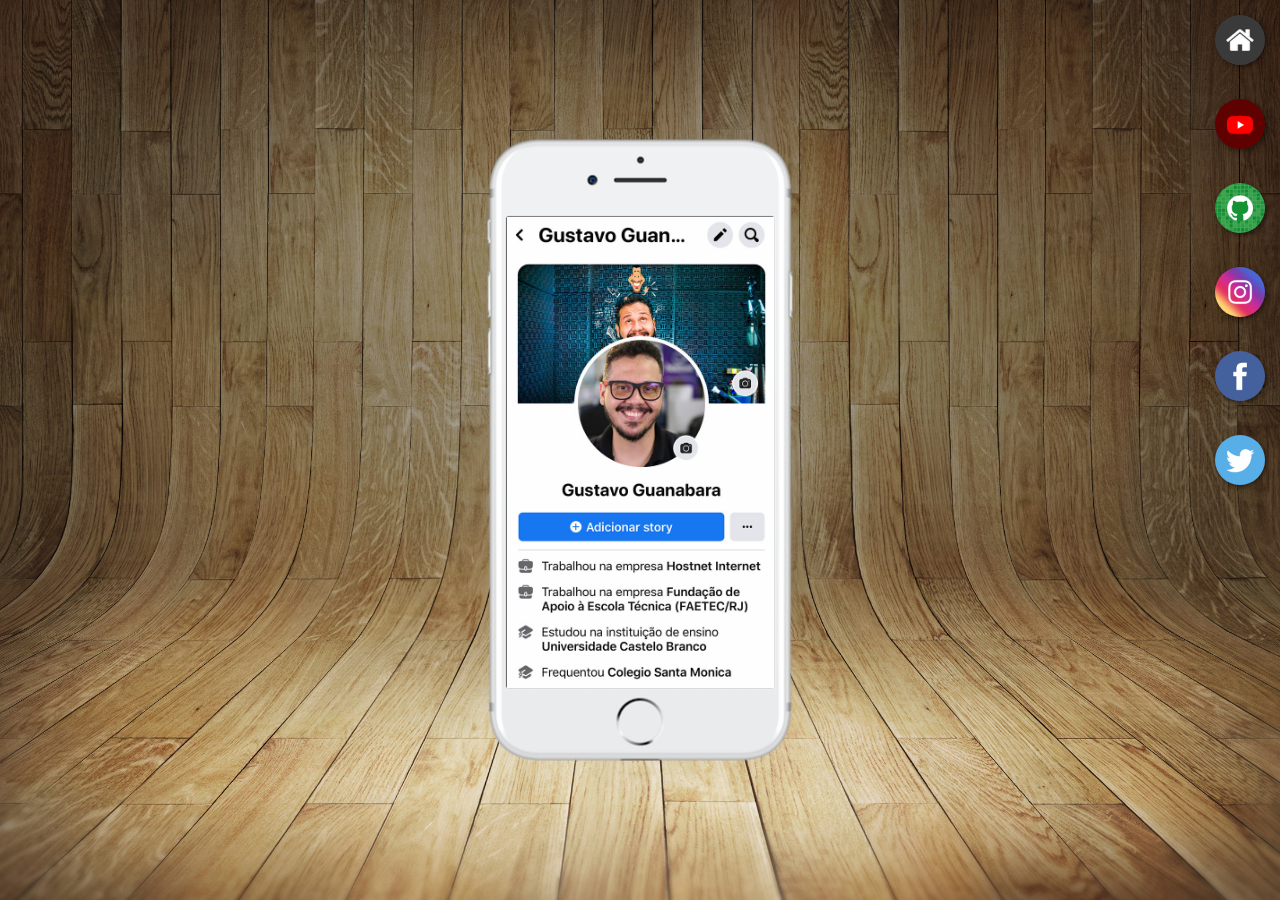
<file: index.html>
<!DOCTYPE html>
<html lang="pt-BR">
<head>
    <meta charset="UTF-8">
    <meta name="viewport" content="width=device-width, initial-scale=1.0">
    <title>Challenge_thirteen</title>
    <link rel="shortcut icon" href="imagens/favicon.ico" type="image/x-icon">
    <link rel="stylesheet" href="style/style.css">
</head>
<body>
    <main>
        <section id="phone">
            <!-- <iframe src="Others_Pages/home.html" frameborder="0" name="phone"></iframe> -->
            <iframe src="Others_Pages/facebook.html" frameborder="0" name="phone"></iframe>
        </section>
        <section id="social_medias">
            <a href="Others_Pages/home.html" target="phone"><img src="imagens/logo-home.jpg" alt="logo-home.jpg"></a> <br>
            <a href="Others_Pages/youtube.html" target="phone"><img src="imagens/logo-youtube.jpg" alt="logo-youtube.jpg"></a> <br>
            <a href="Others_Pages/github.html" target="phone"><img src="imagens/logo-github.jpg" alt="logo-github.jpg"></a> <br>
            <a href="Others_Pages/instagram.html" target="phone"><img src="imagens/logo-instagram.jpg" alt="instagram.jpg"></a> <br>
            <a href="Others_Pages/facebook.html" target="phone"><img src="imagens/logo-facebook.jpg" alt="logo-facebook.jpg"></a> <br>
            <a href="Others_Pages/twitter.html" target="phone"><img src="imagens/logo-twitter.jpg" alt="logo-twitter.jpg"></a> <br>
        </section>
    </main>
</body>
</html>
</file>
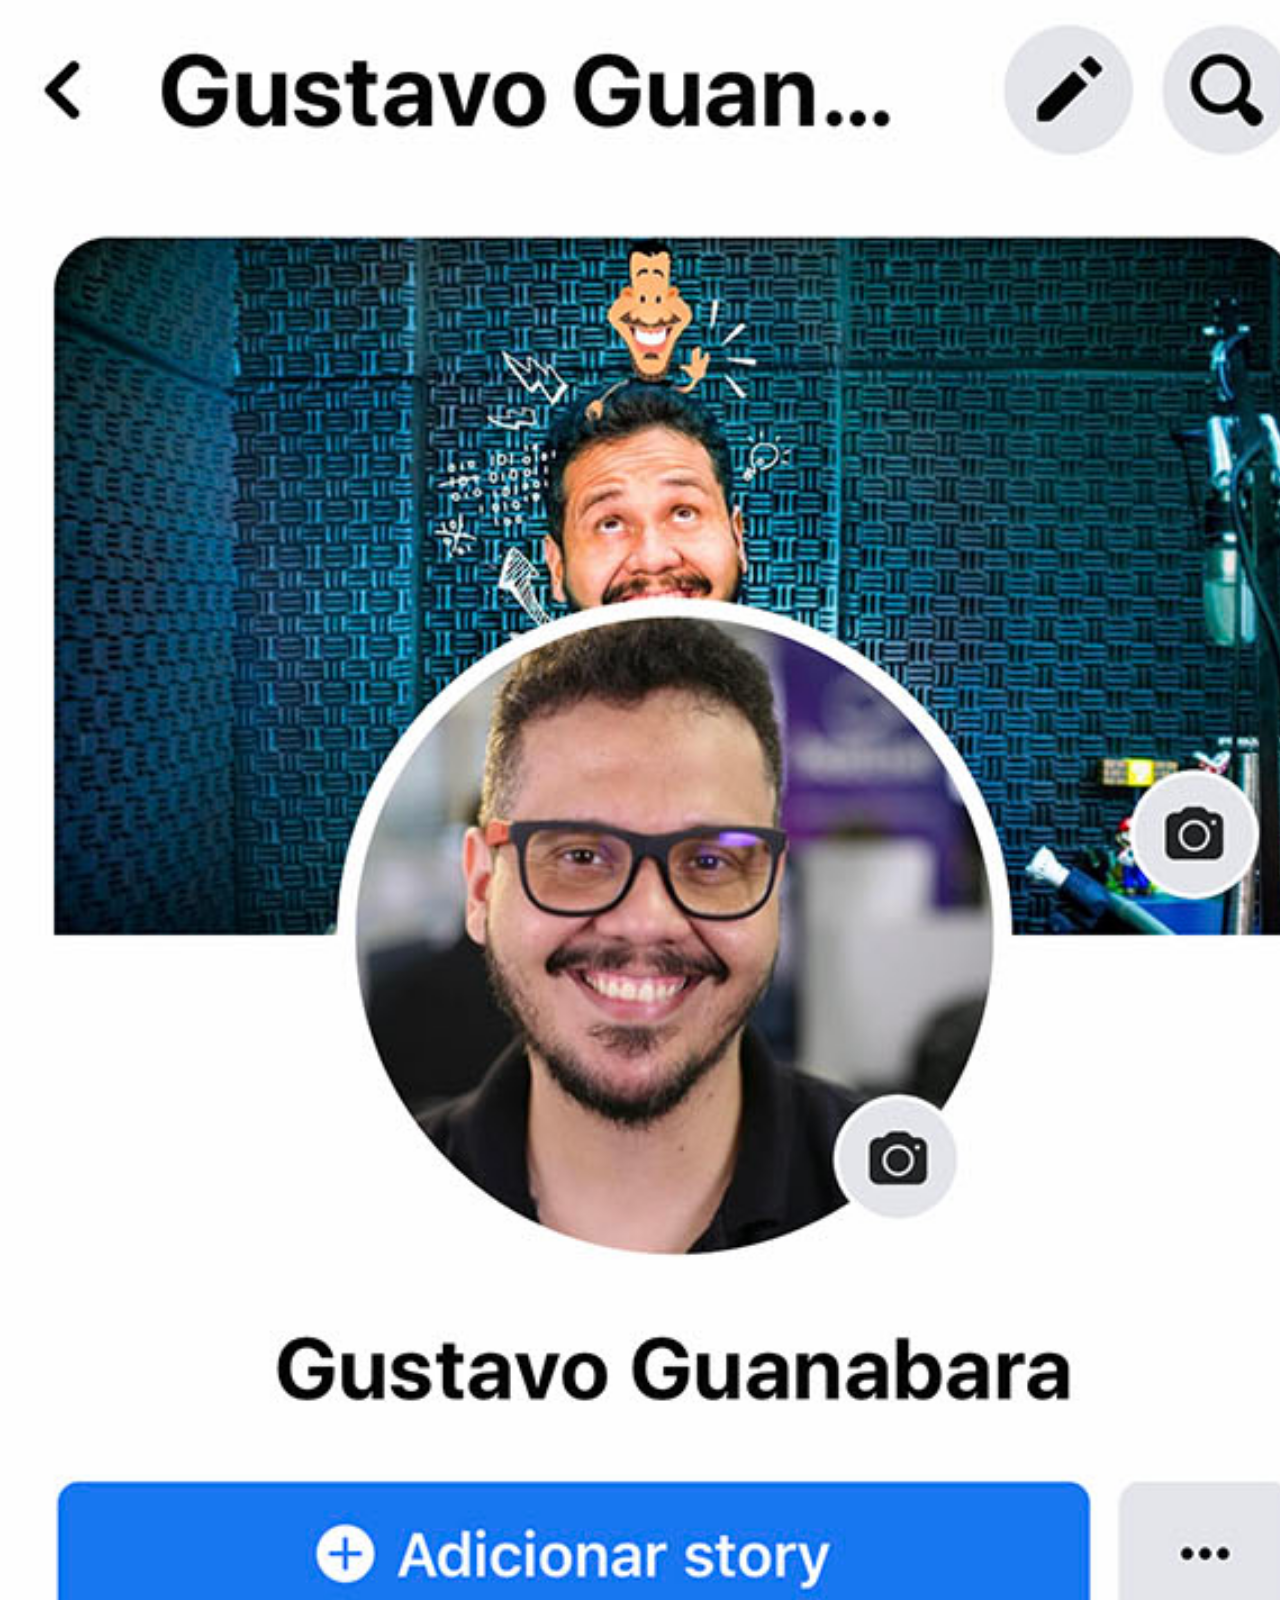
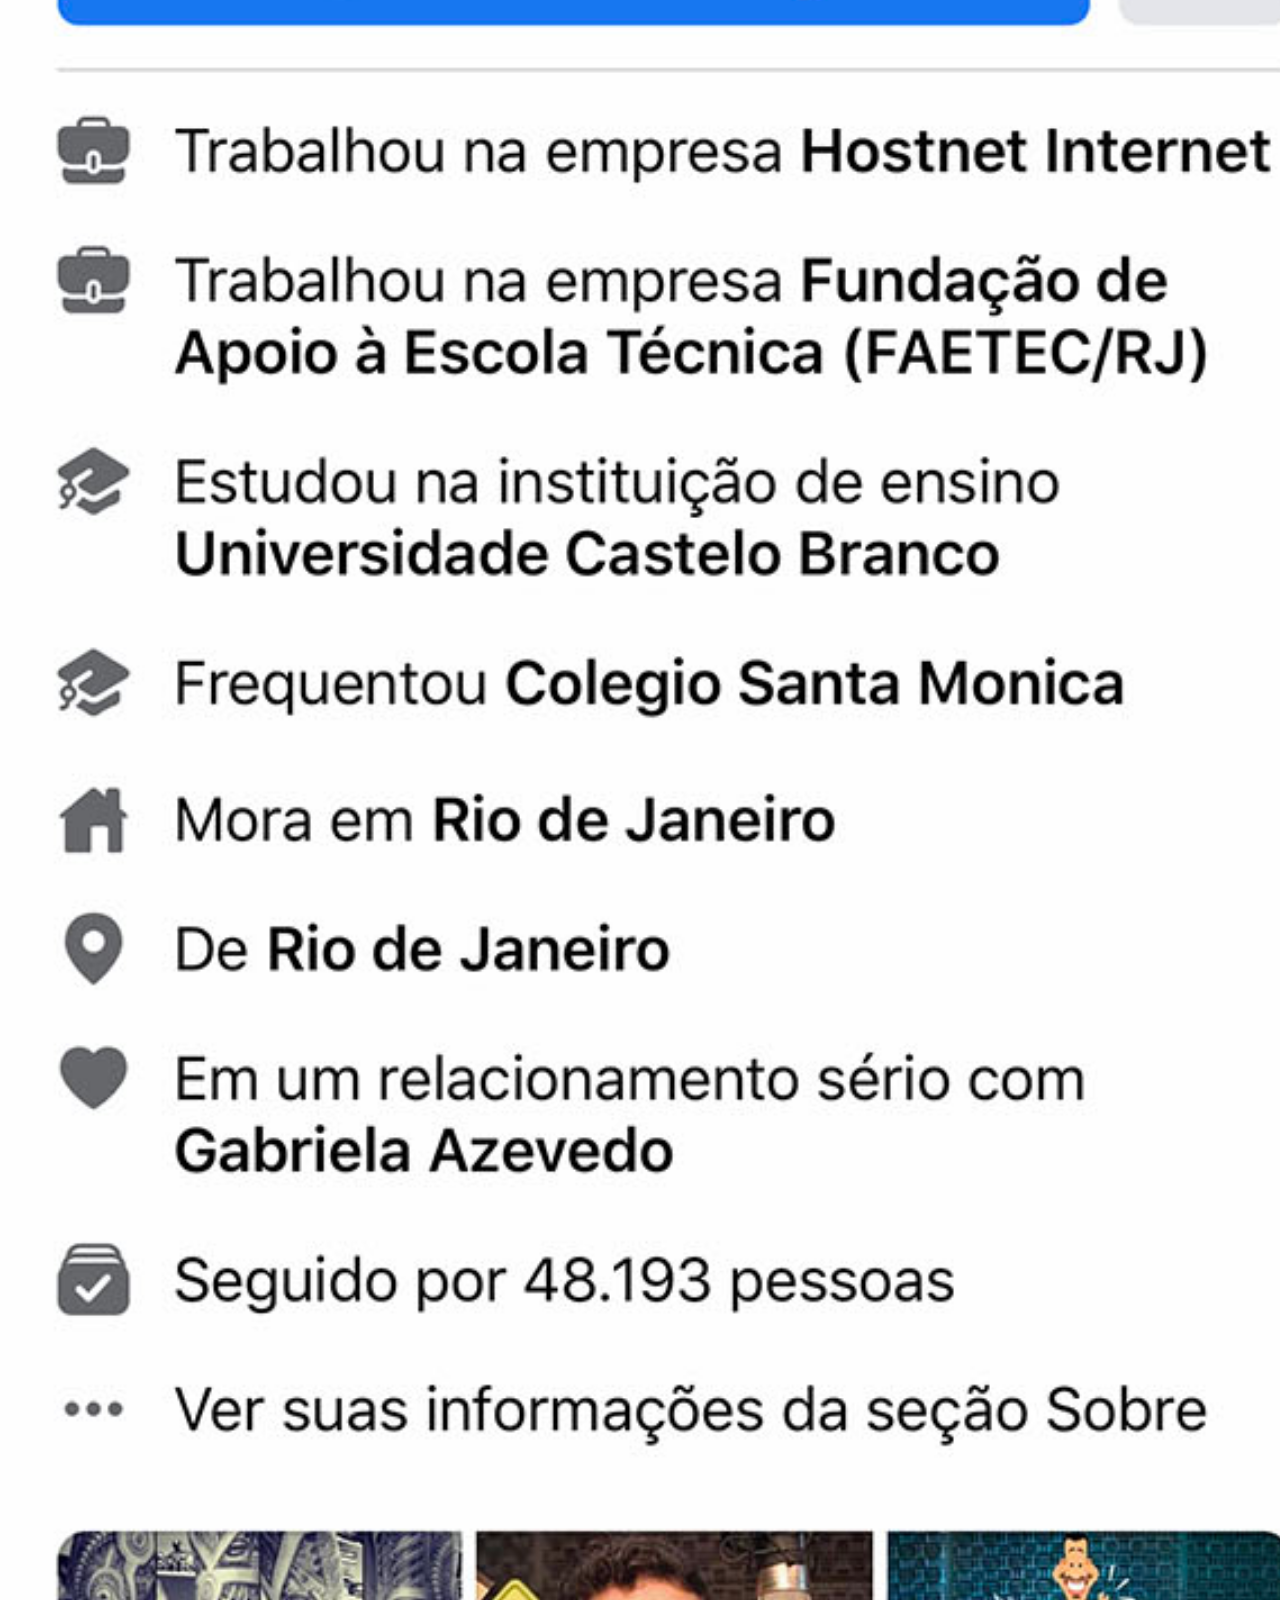
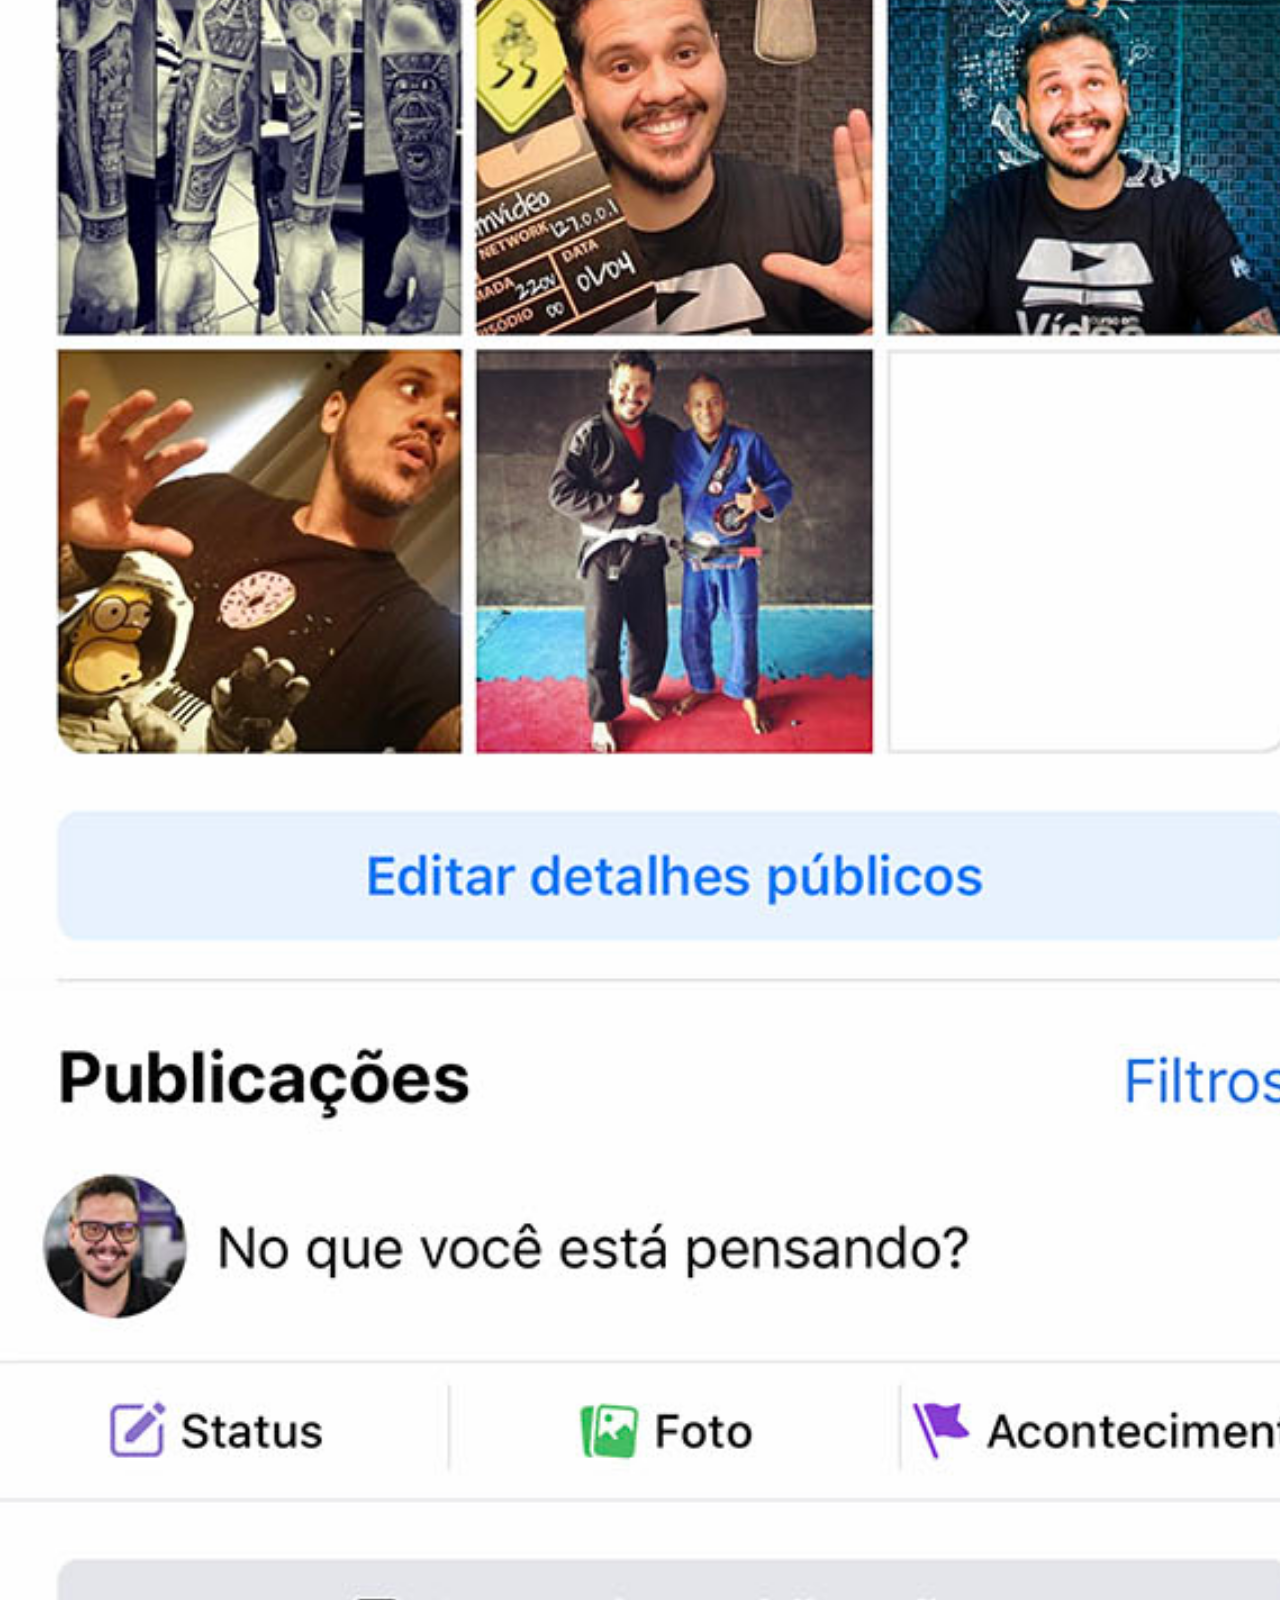
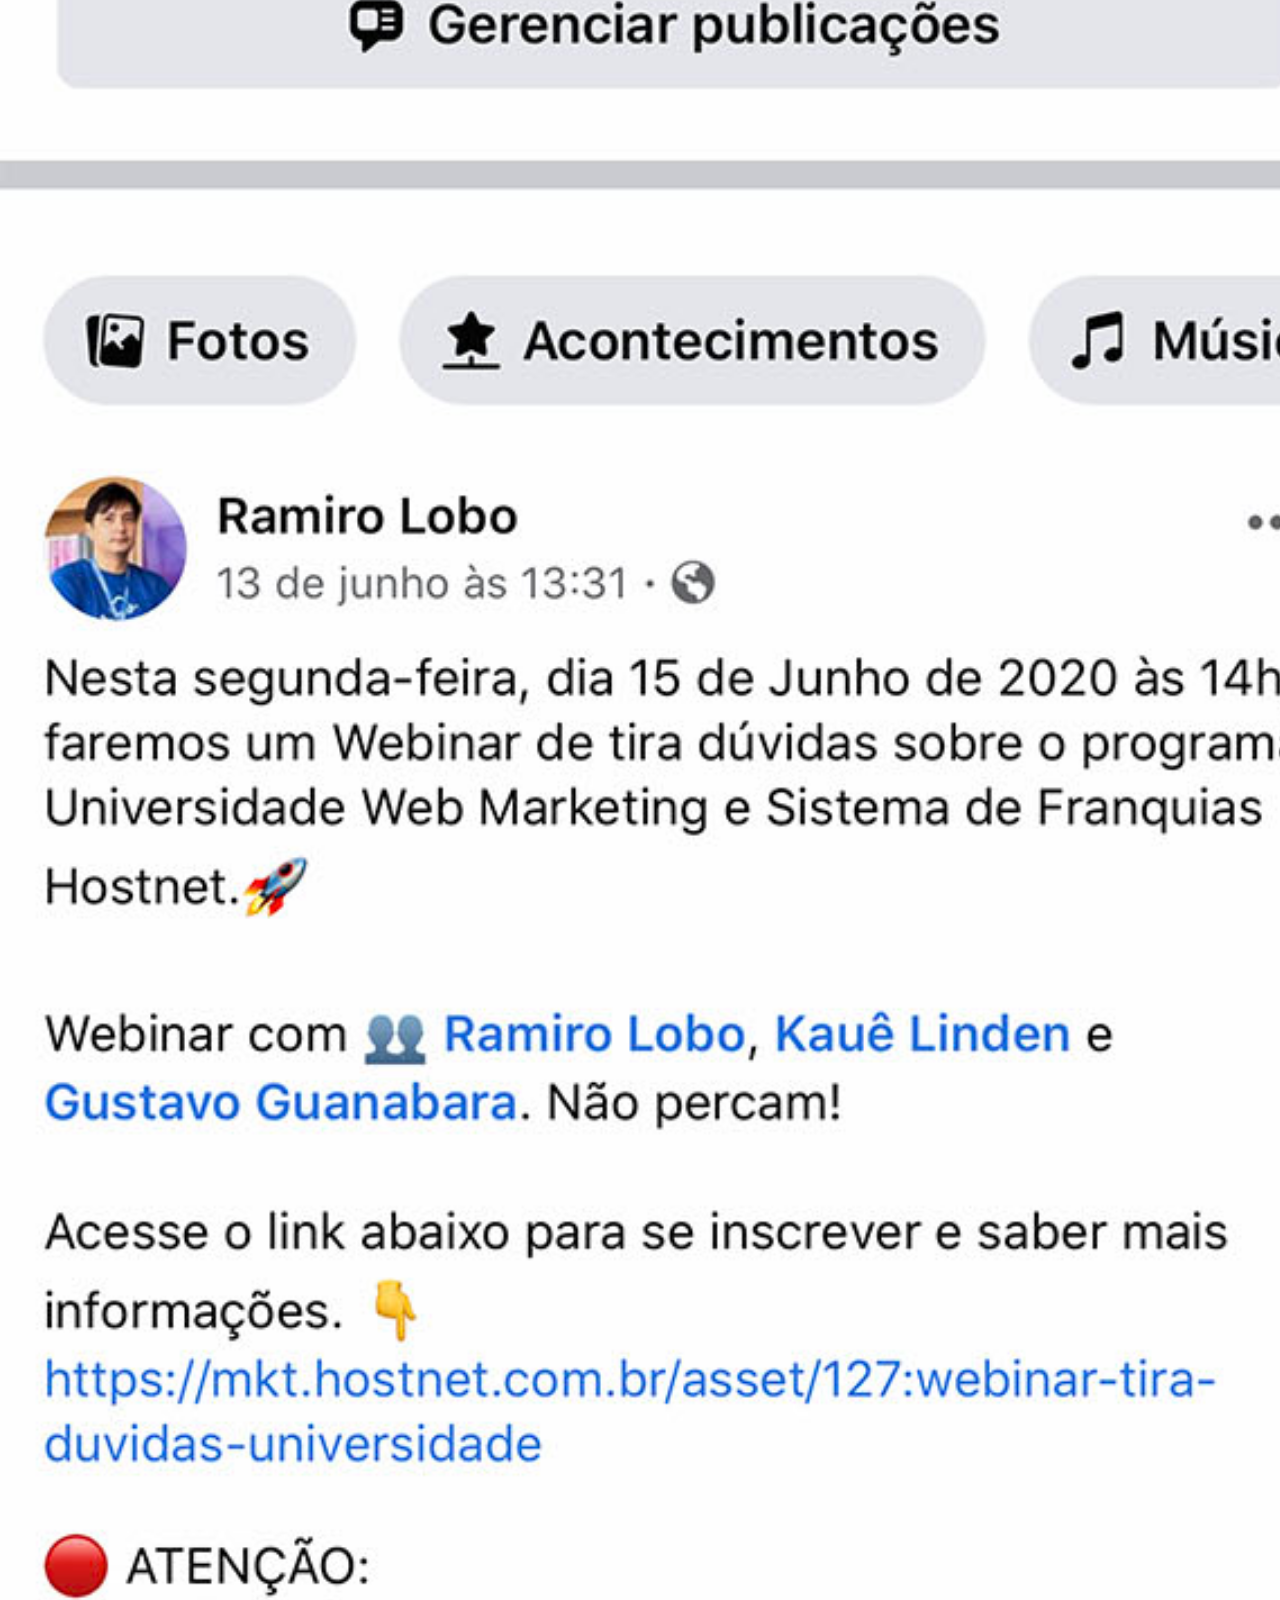
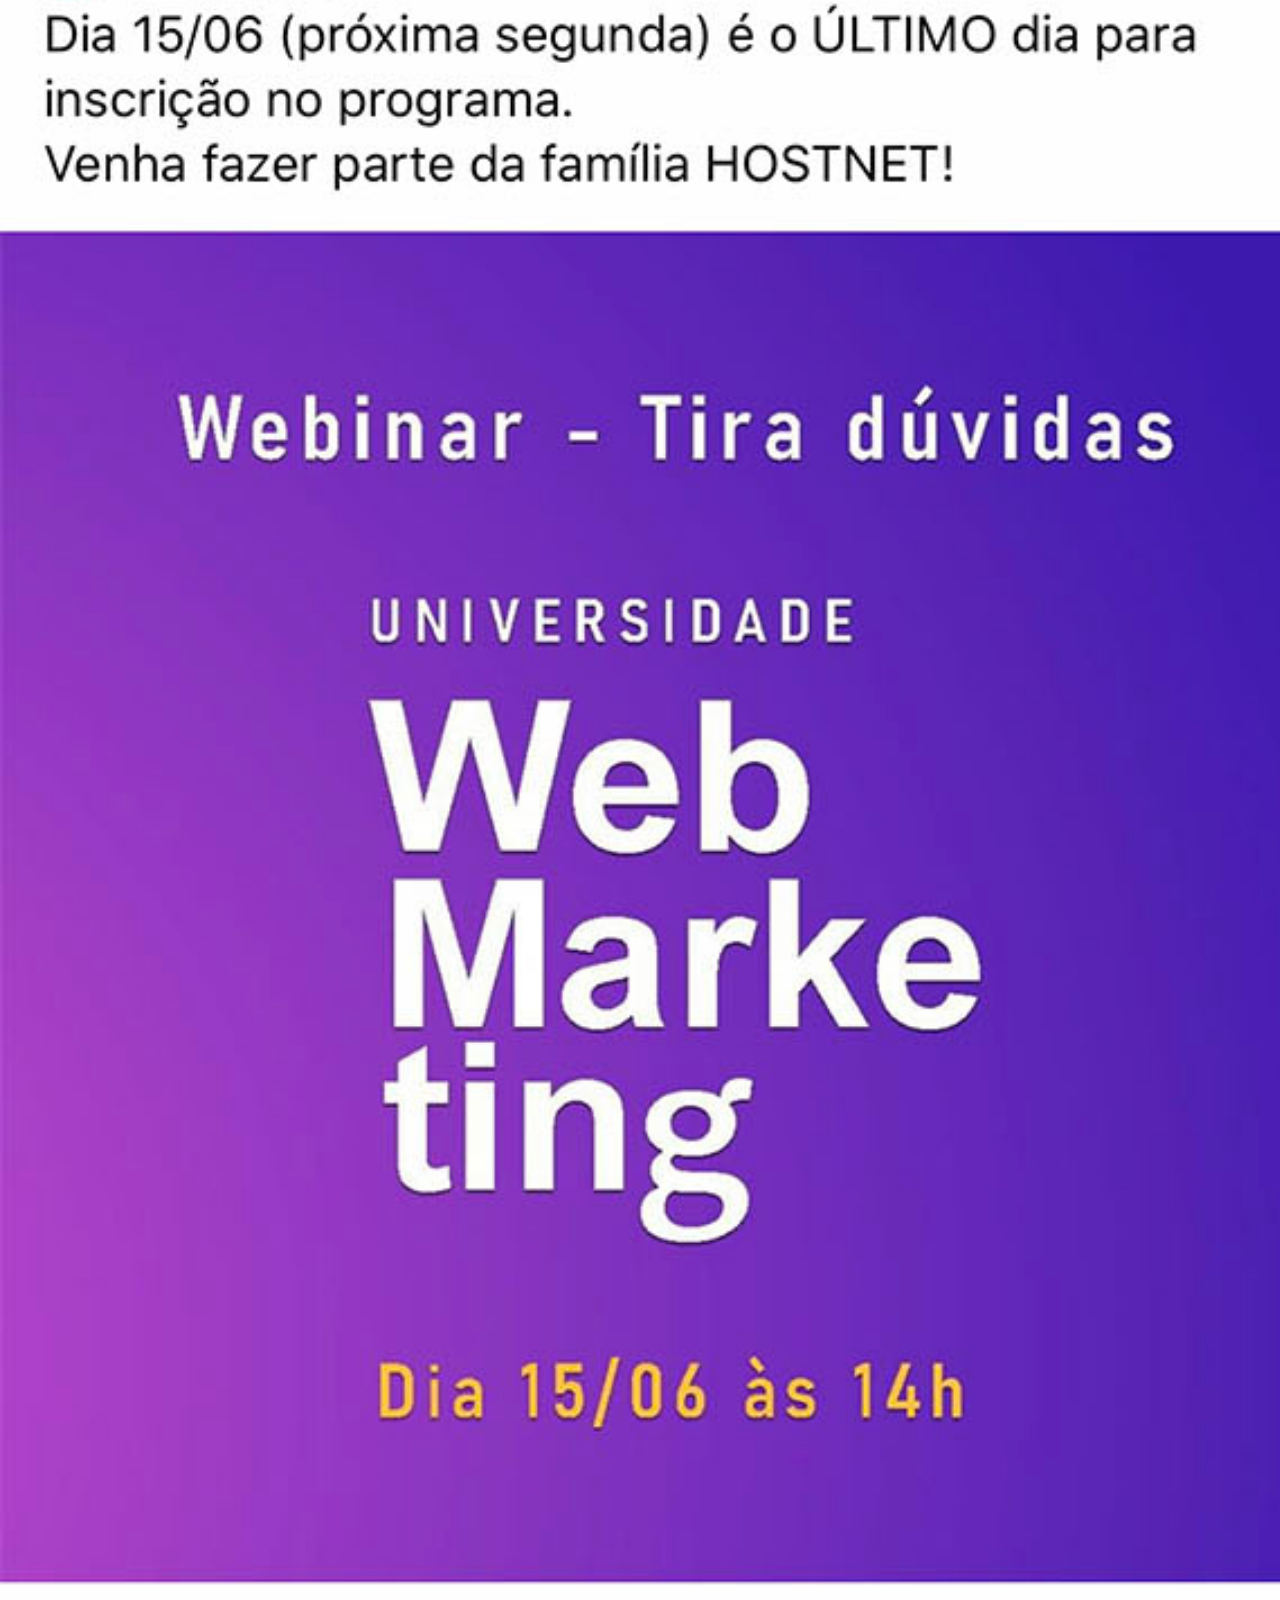
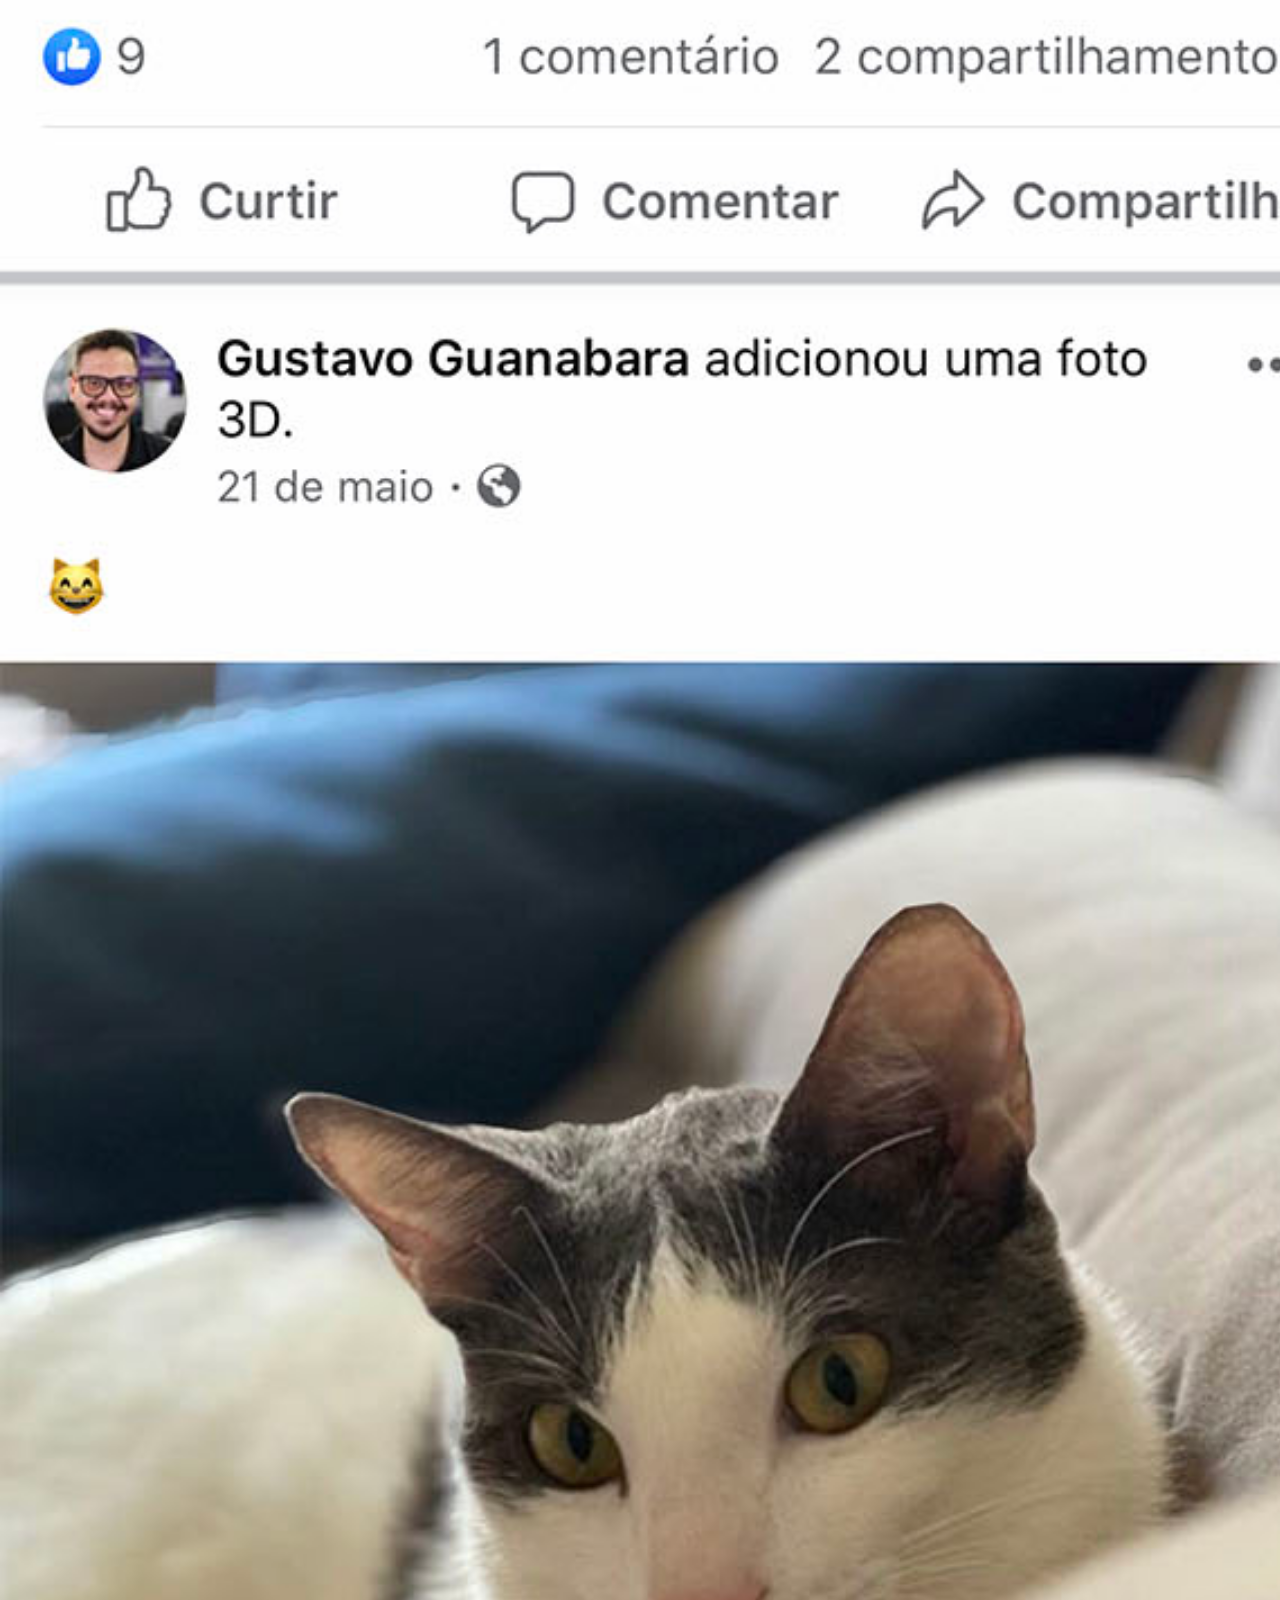
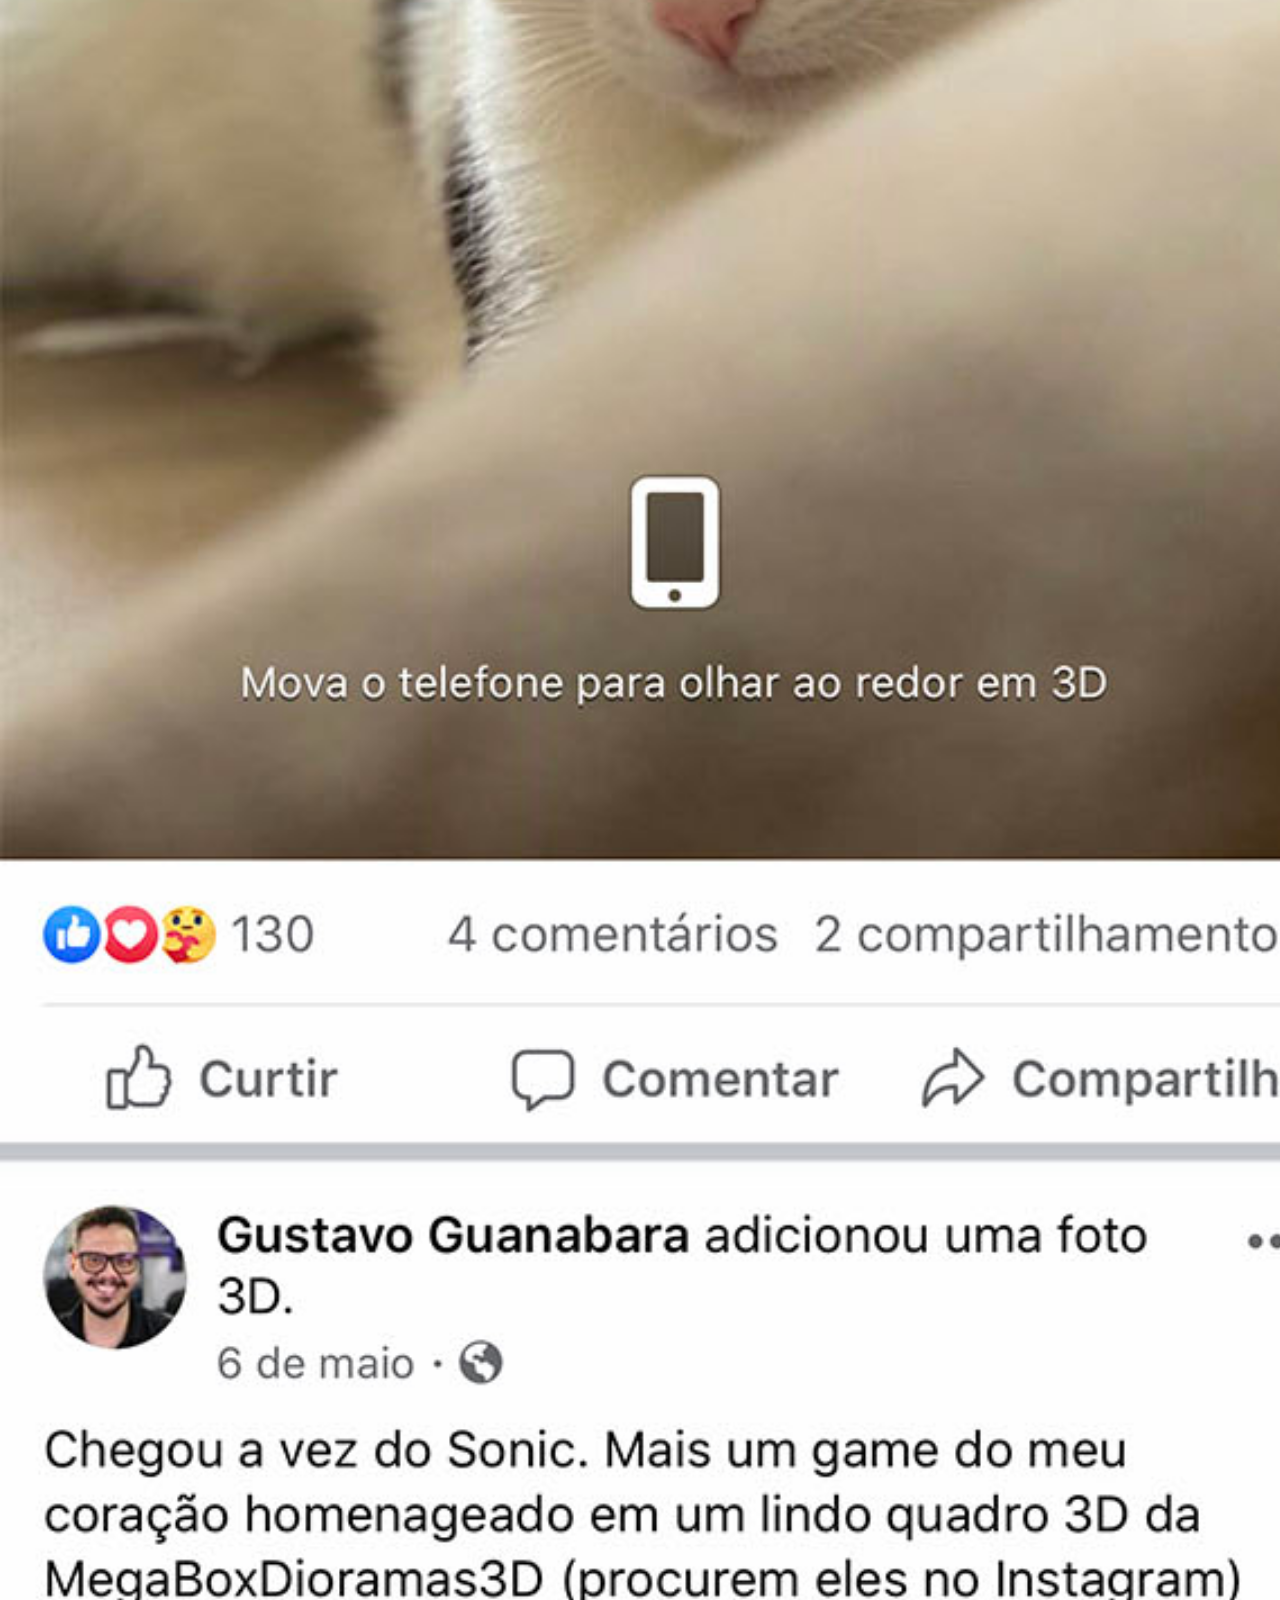
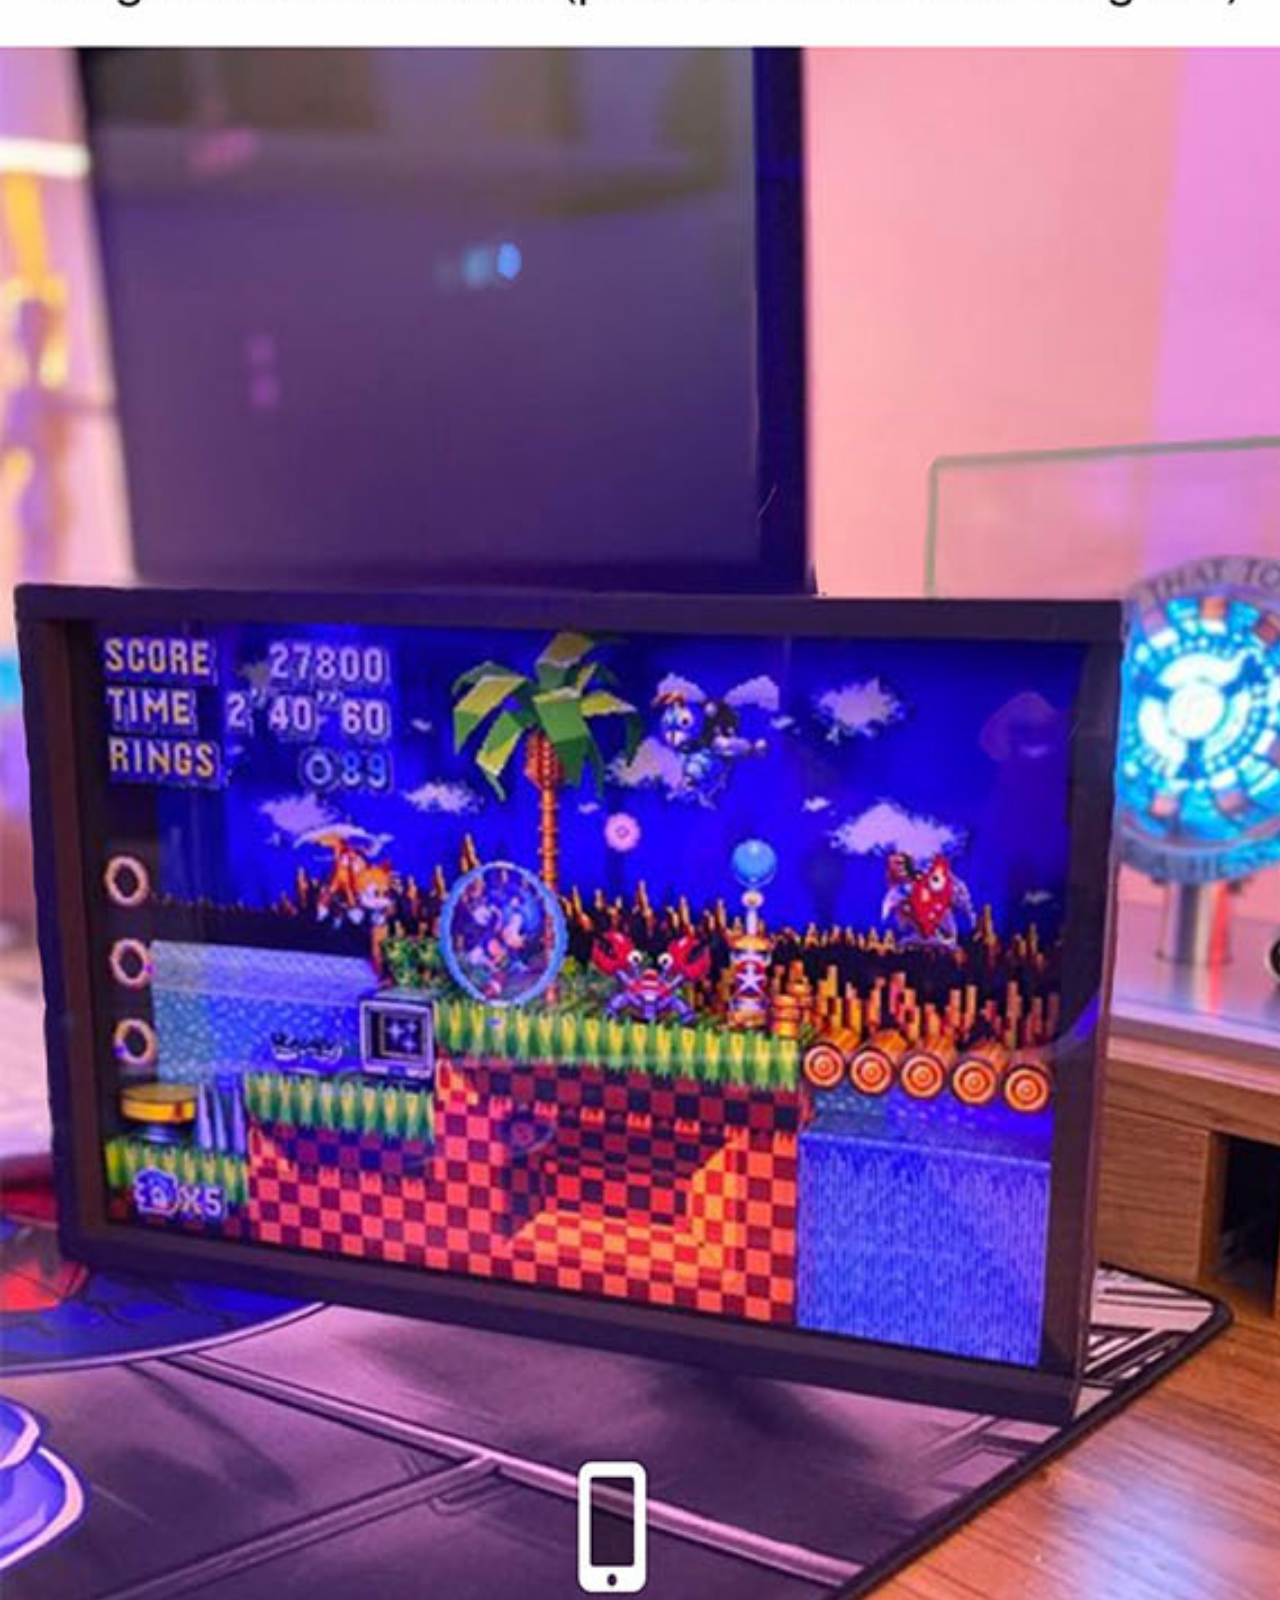
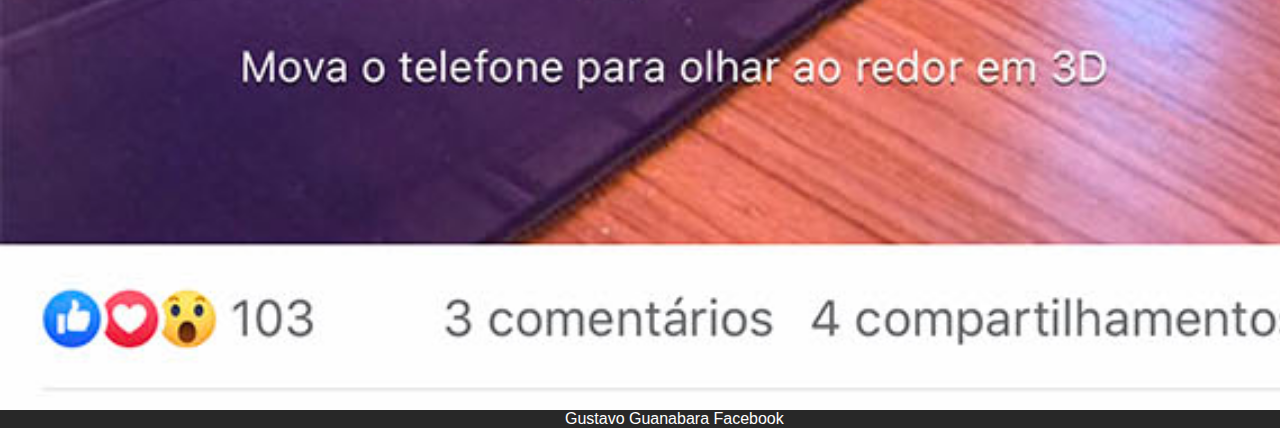
<file: Others_Pages/facebook.html>
<!DOCTYPE html>
<html lang="pt-BR">
<head>
    <meta charset="UTF-8">
    <meta name="viewport" content="width=device-width, initial-scale=1.0">
    <title>Document</title>
    <style>
        body {
            font-family: Arial, Helvetica, sans-serif;
        }
        img {
            /* width: 93.5vw; */
            width: 106.7%;
            margin-top: -8px;
            margin-bottom: -20px;
            margin-left: -8px;
        }
        p {
            font-size: 1em;
            width: 106.7%;
            text-align: center;
            background-color: #282828;
            margin-bottom: -10px;
            margin-left: -8px; 
        }
        a {
            color: white;
            text-decoration: none;
        }
        a:hover {
            font-size: 1.1em;
            transition-duration: 600ms;
        }
    </style>
</head>
<body>
    <img src="../imagens/tela-facebook.jpg" alt="tela-youtube.png">
    <p><a href="https://facebook.com/gustavoguanabara/" target="_blank" rel="external">Gustavo Guanabara Facebook</a></p>
</body>
</html>
</file>
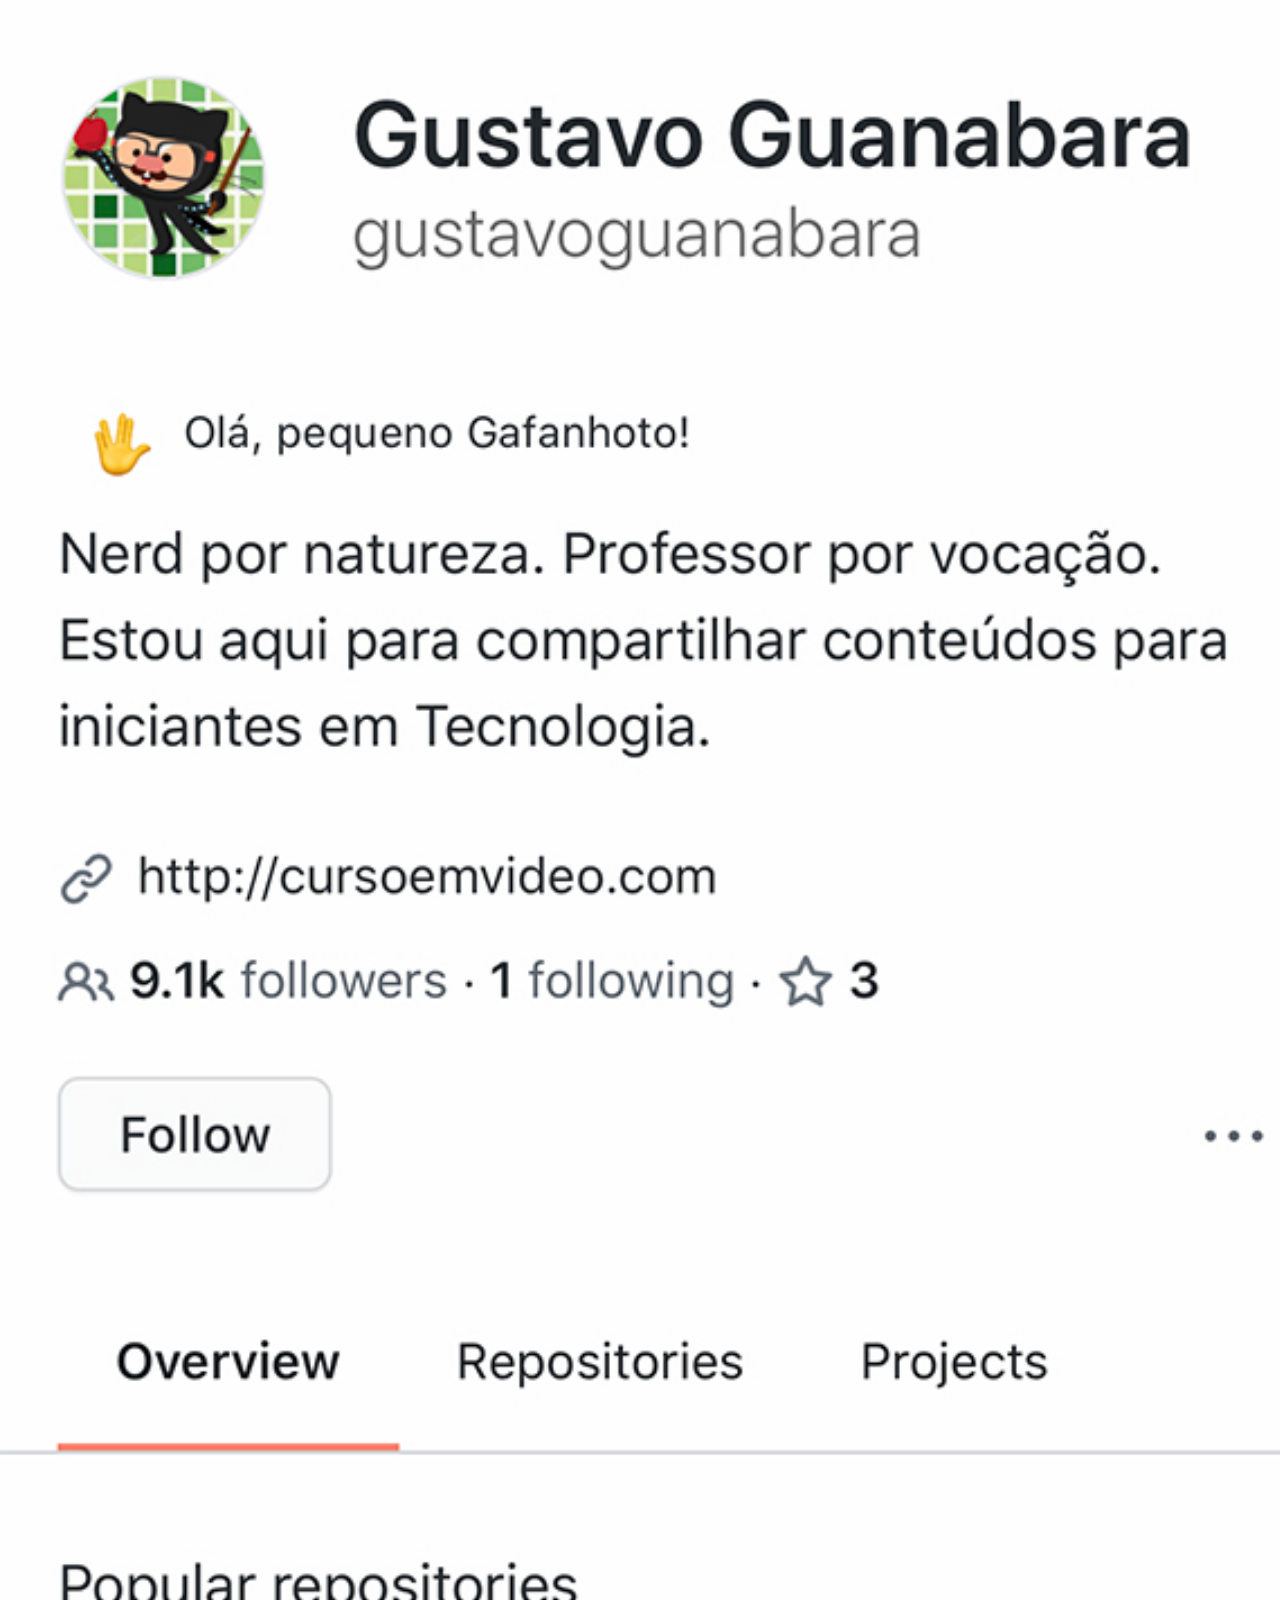
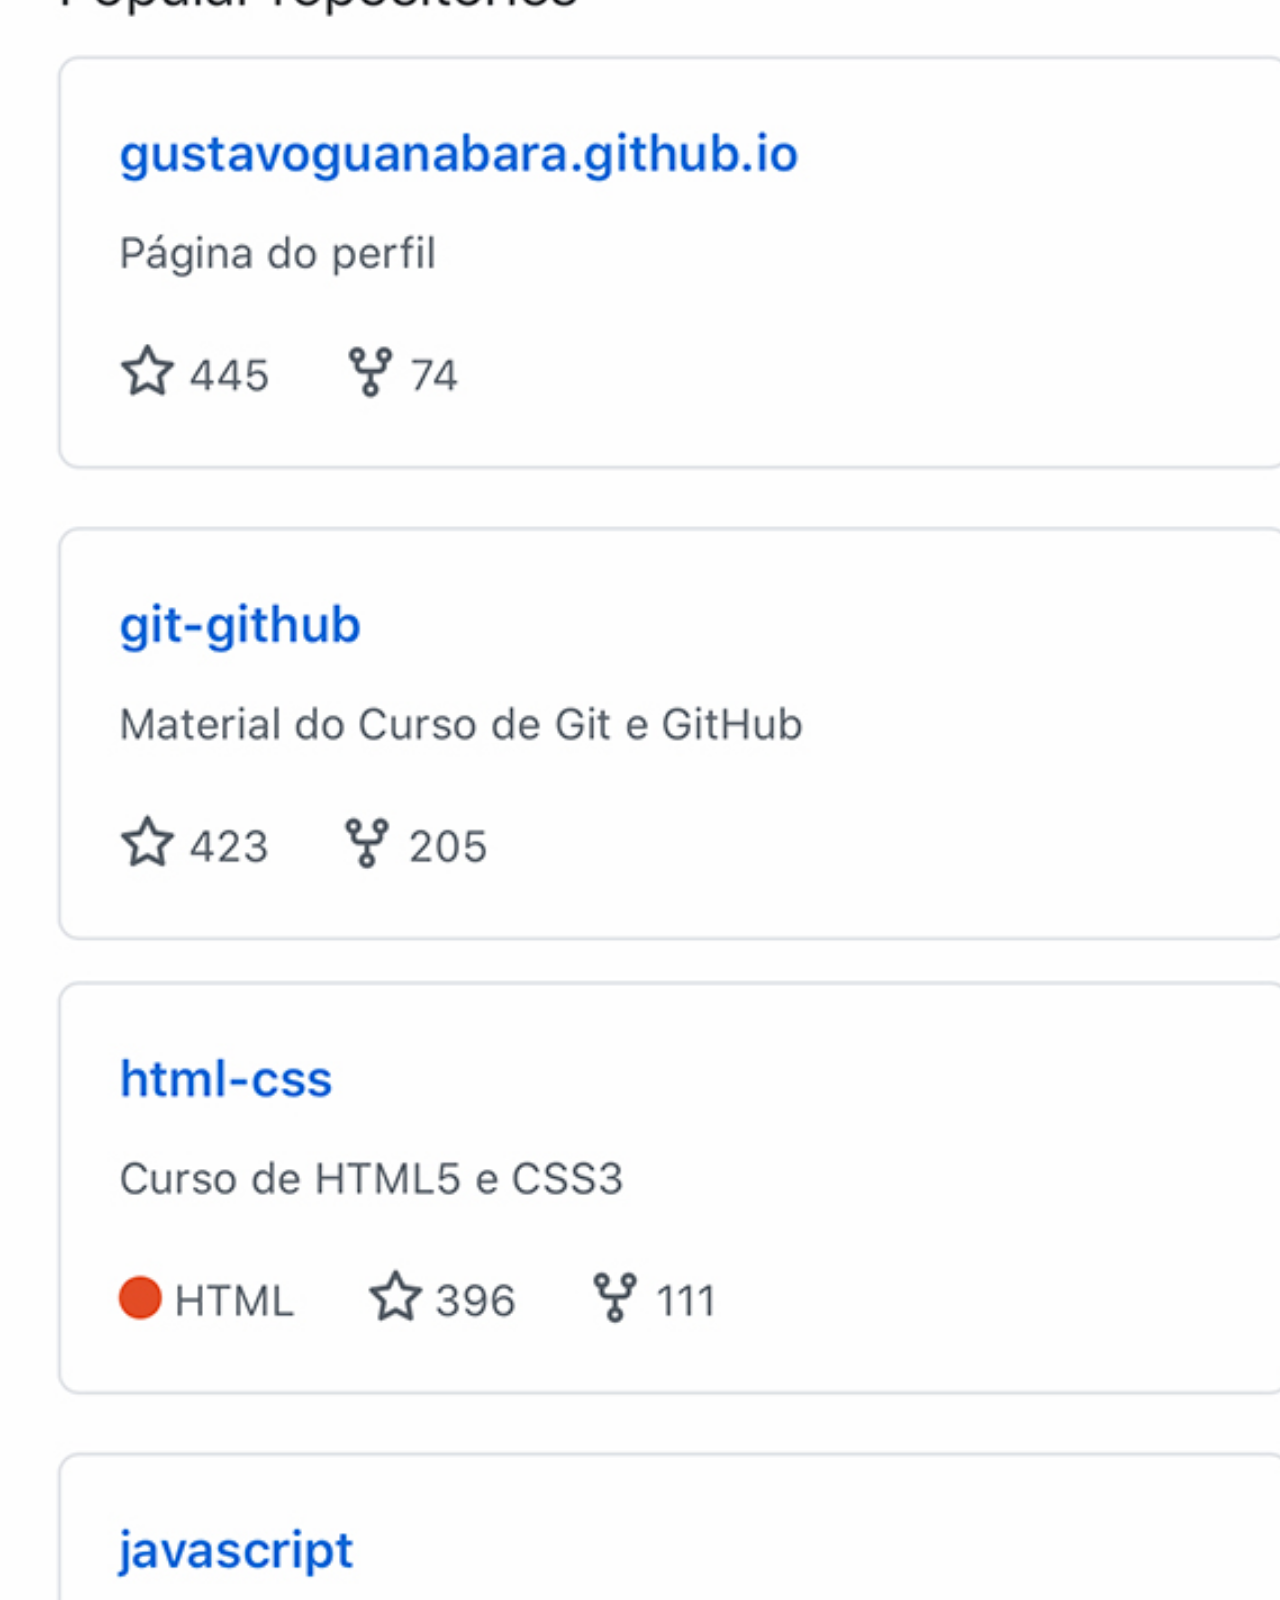
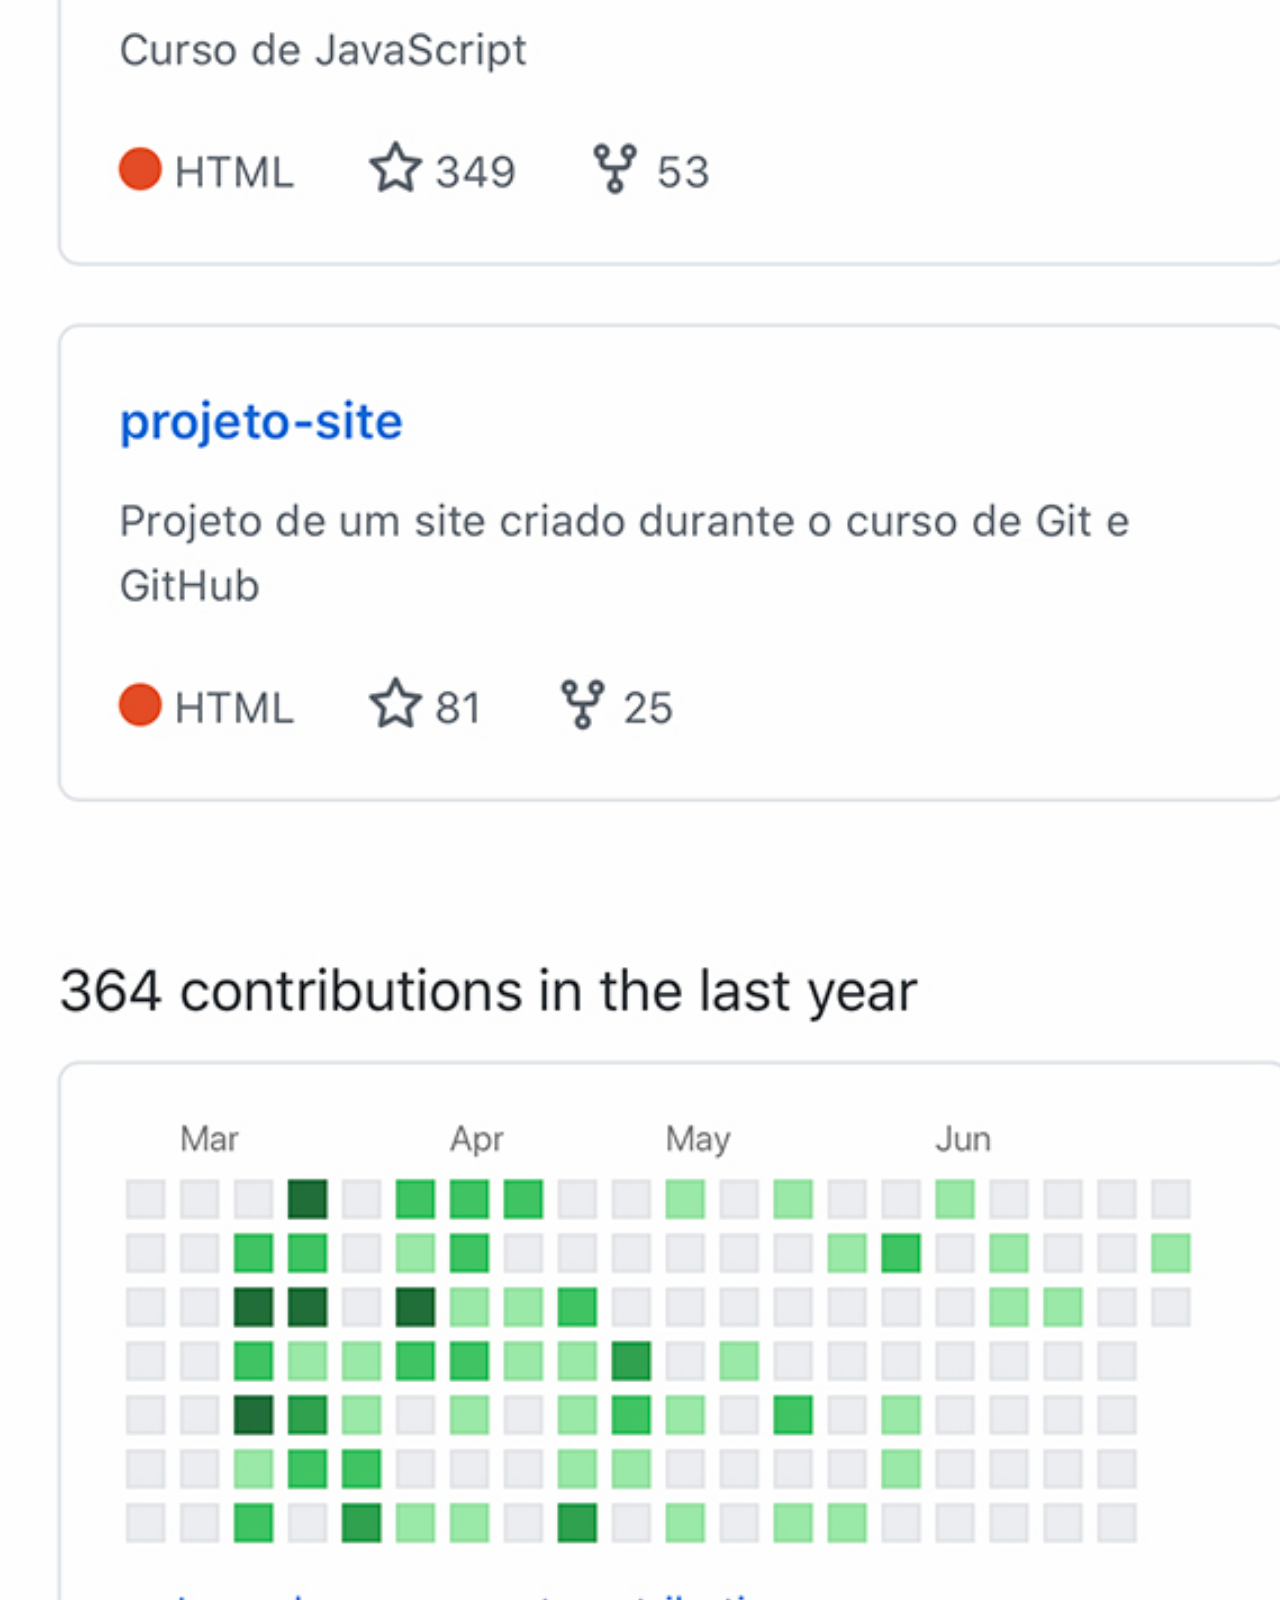
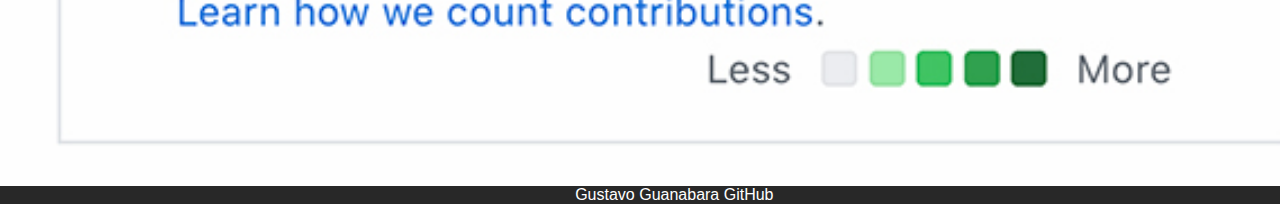
<file: Others_Pages/github.html>
<!DOCTYPE html>
<html lang="pt-BR">
<head>
    <meta charset="UTF-8">
    <meta name="viewport" content="width=device-width, initial-scale=1.0">
    <title>Document</title>
    <style>
        body {
            font-family: Arial, Helvetica, sans-serif;
        }
        img {
            width: 106.7%;
            /* width: 246px; */
            margin-top: -8px;
            margin-bottom: -20px;
            margin-left: -8px; 
        }
        p {
            font-size: 1em;
            width: 106.7%;
            /* width: 246px; */
            text-align: center;
            background-color: #282828;
            margin-bottom: -10px;
            margin-left: -8px; 
        }
        a {
            color: white;
            text-decoration: none;
        }
        a:hover {
            font-size: 1.1em;
            transition-duration: 600ms;
        }
    </style>
</head>
<body>
    <img src="../imagens/tela-github.jpg" alt="tela-youtube.png">
    <p><a href="https://gustavoguanabara.github.io" target="_blank" rel="external">Gustavo Guanabara GitHub</a></p>
</body>
</html>
</file>
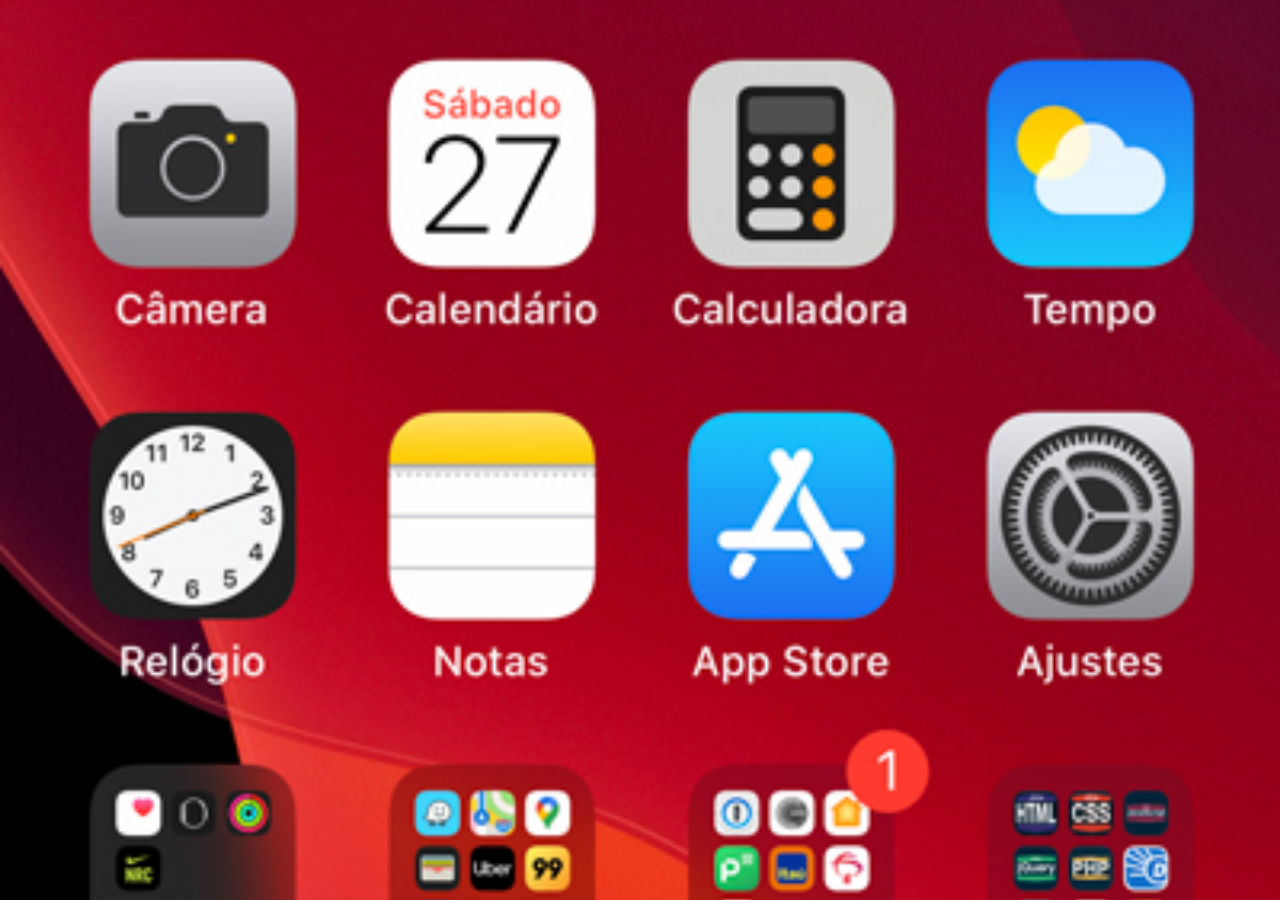
<file: Others_Pages/home.html>
<!DOCTYPE html>
<html lang="pt-BR">
<head>
    <meta charset="UTF-8">
    <meta name="viewport" content="width=device-width, initial-scale=1.0">
    <title>Home</title>
    <style>
        body {
            background: black url('../imagens/tela-home.jpg') no-repeat top center fixed;
            background-size: cover;
        }
    </style>
</head>
<body>
    
</body>
</html>
</file>
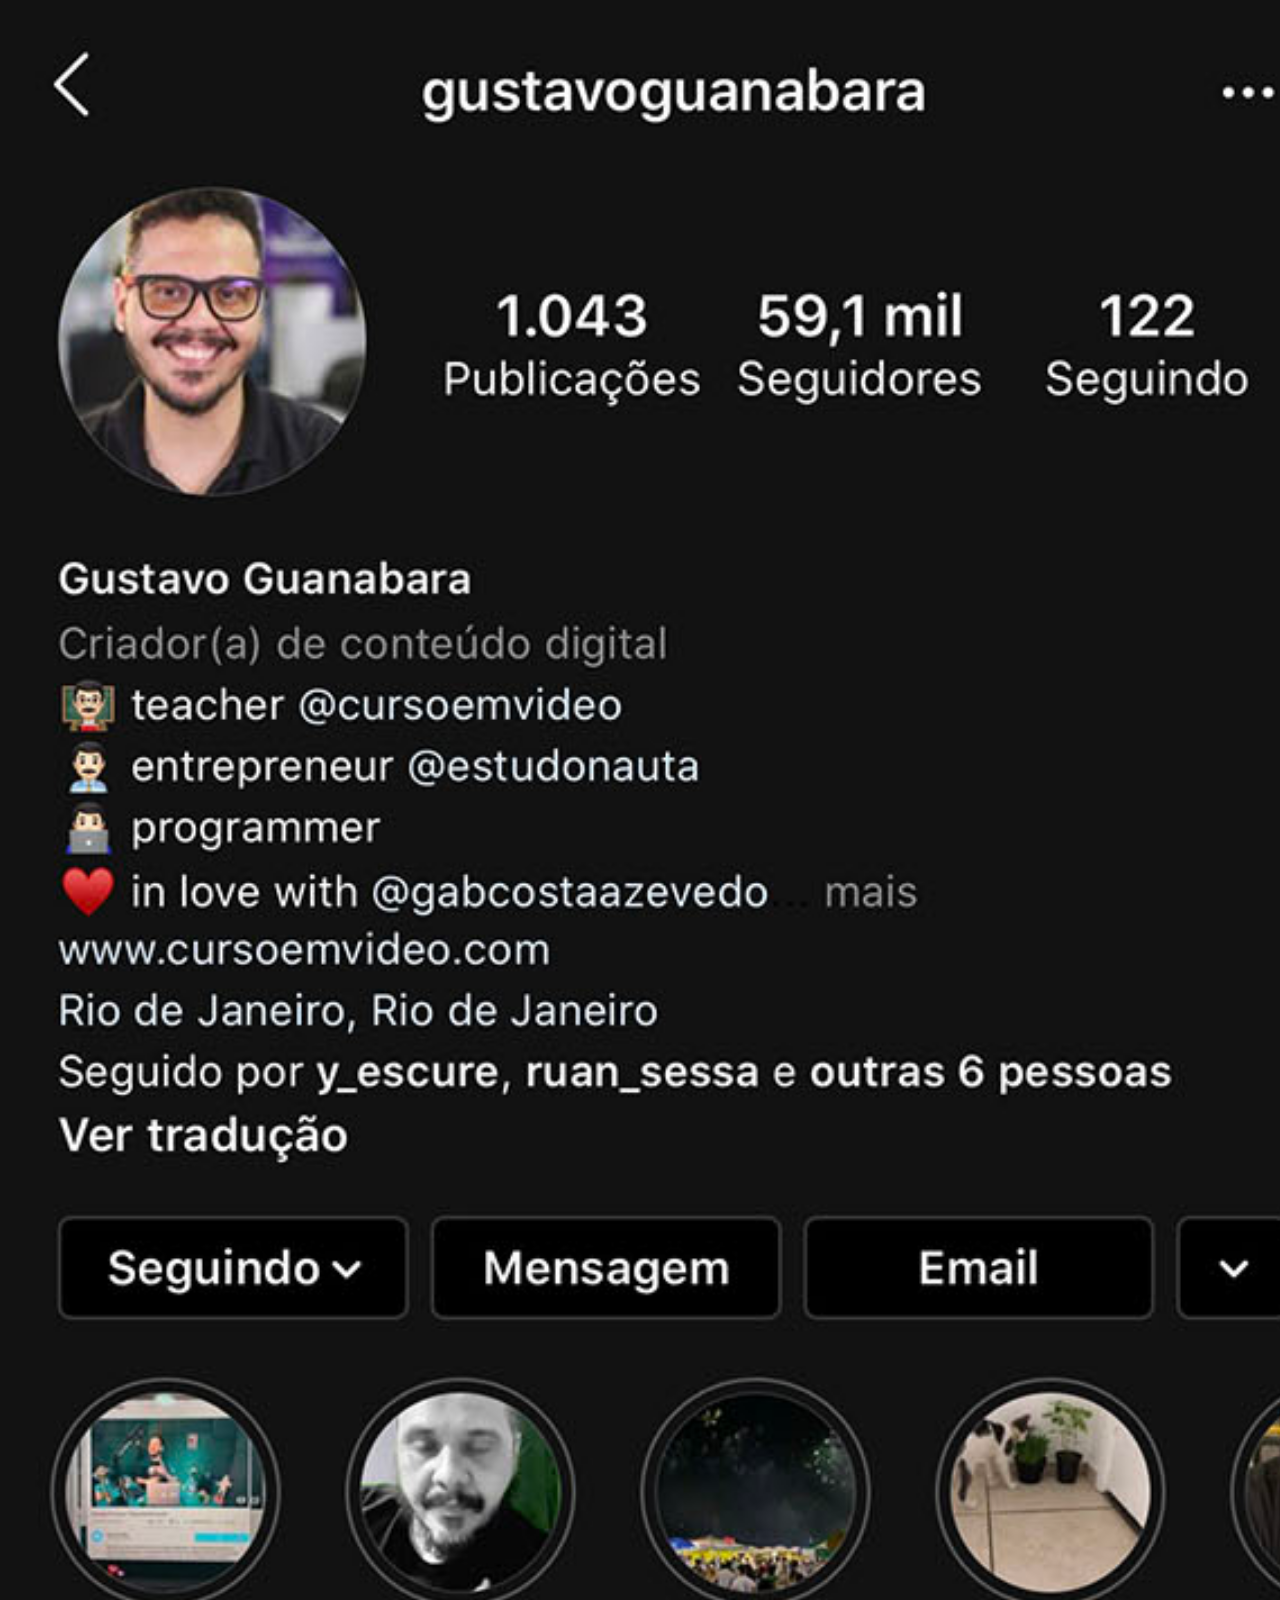
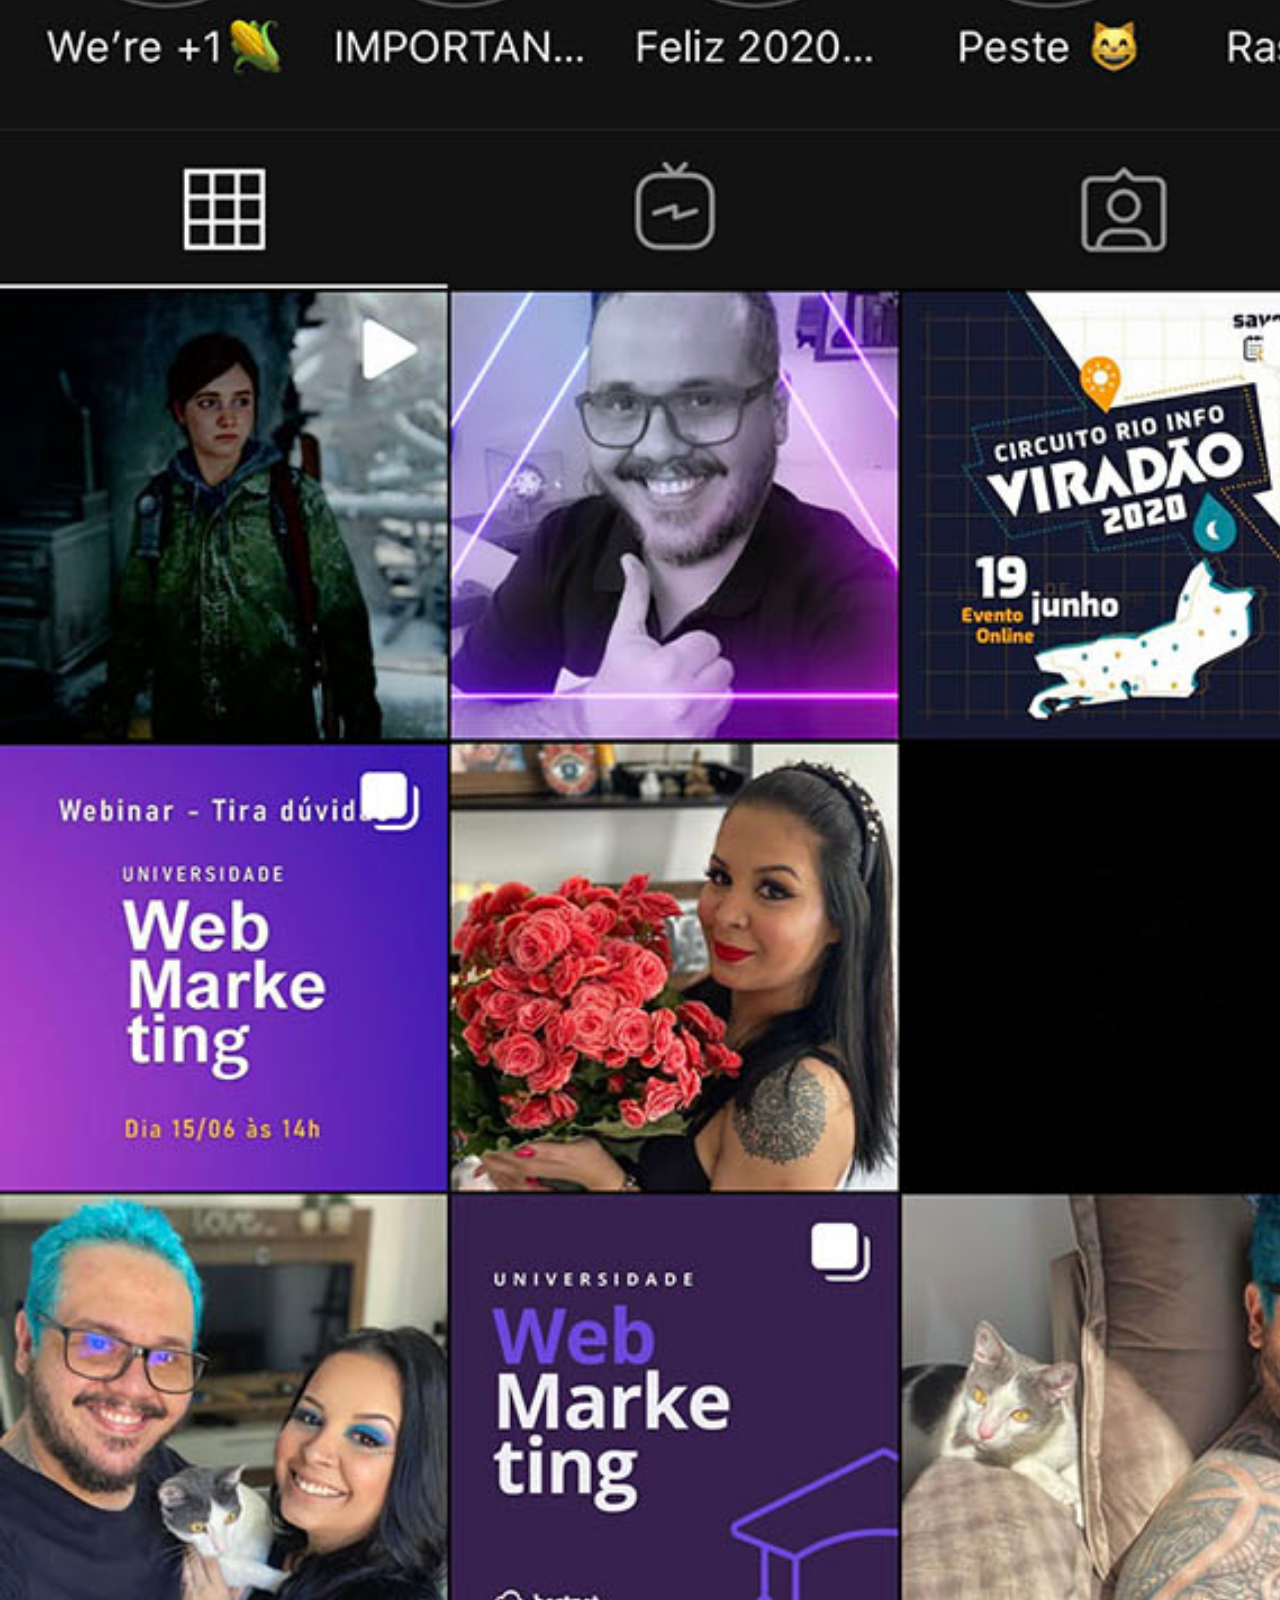
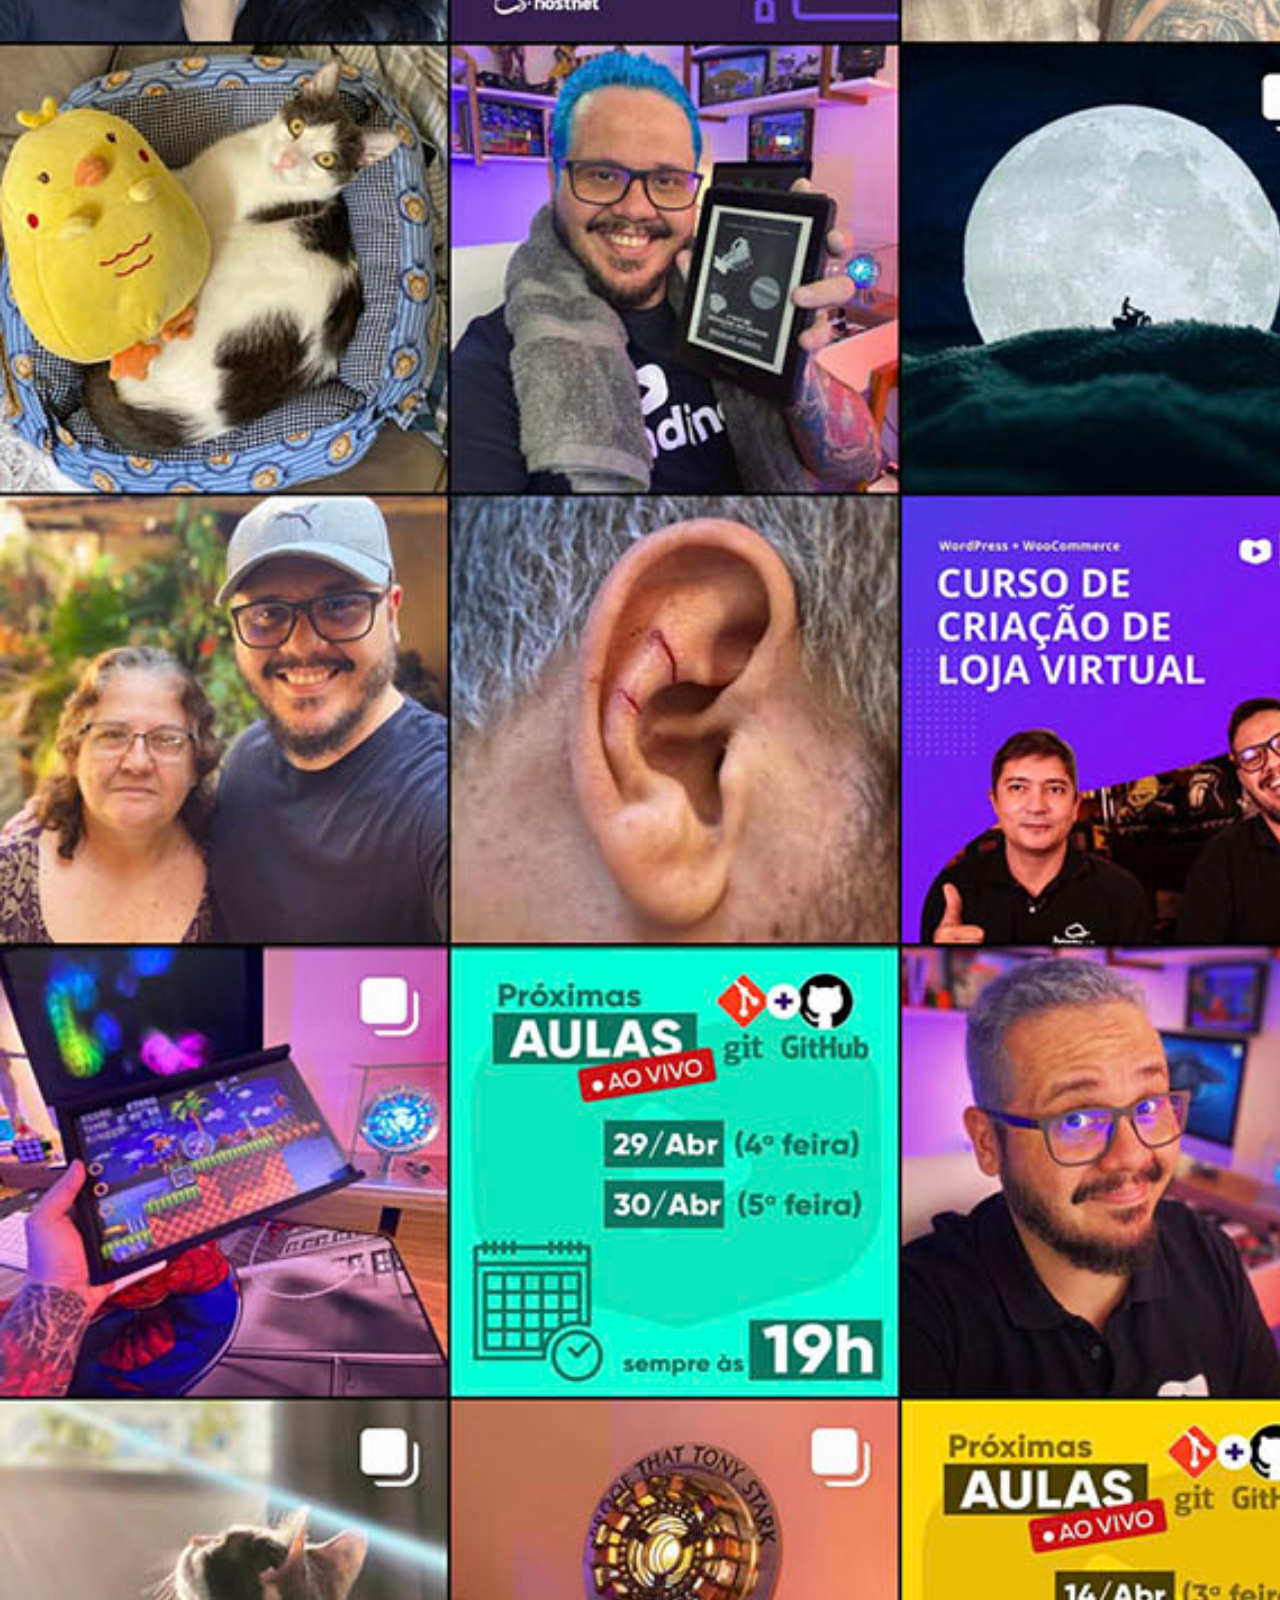
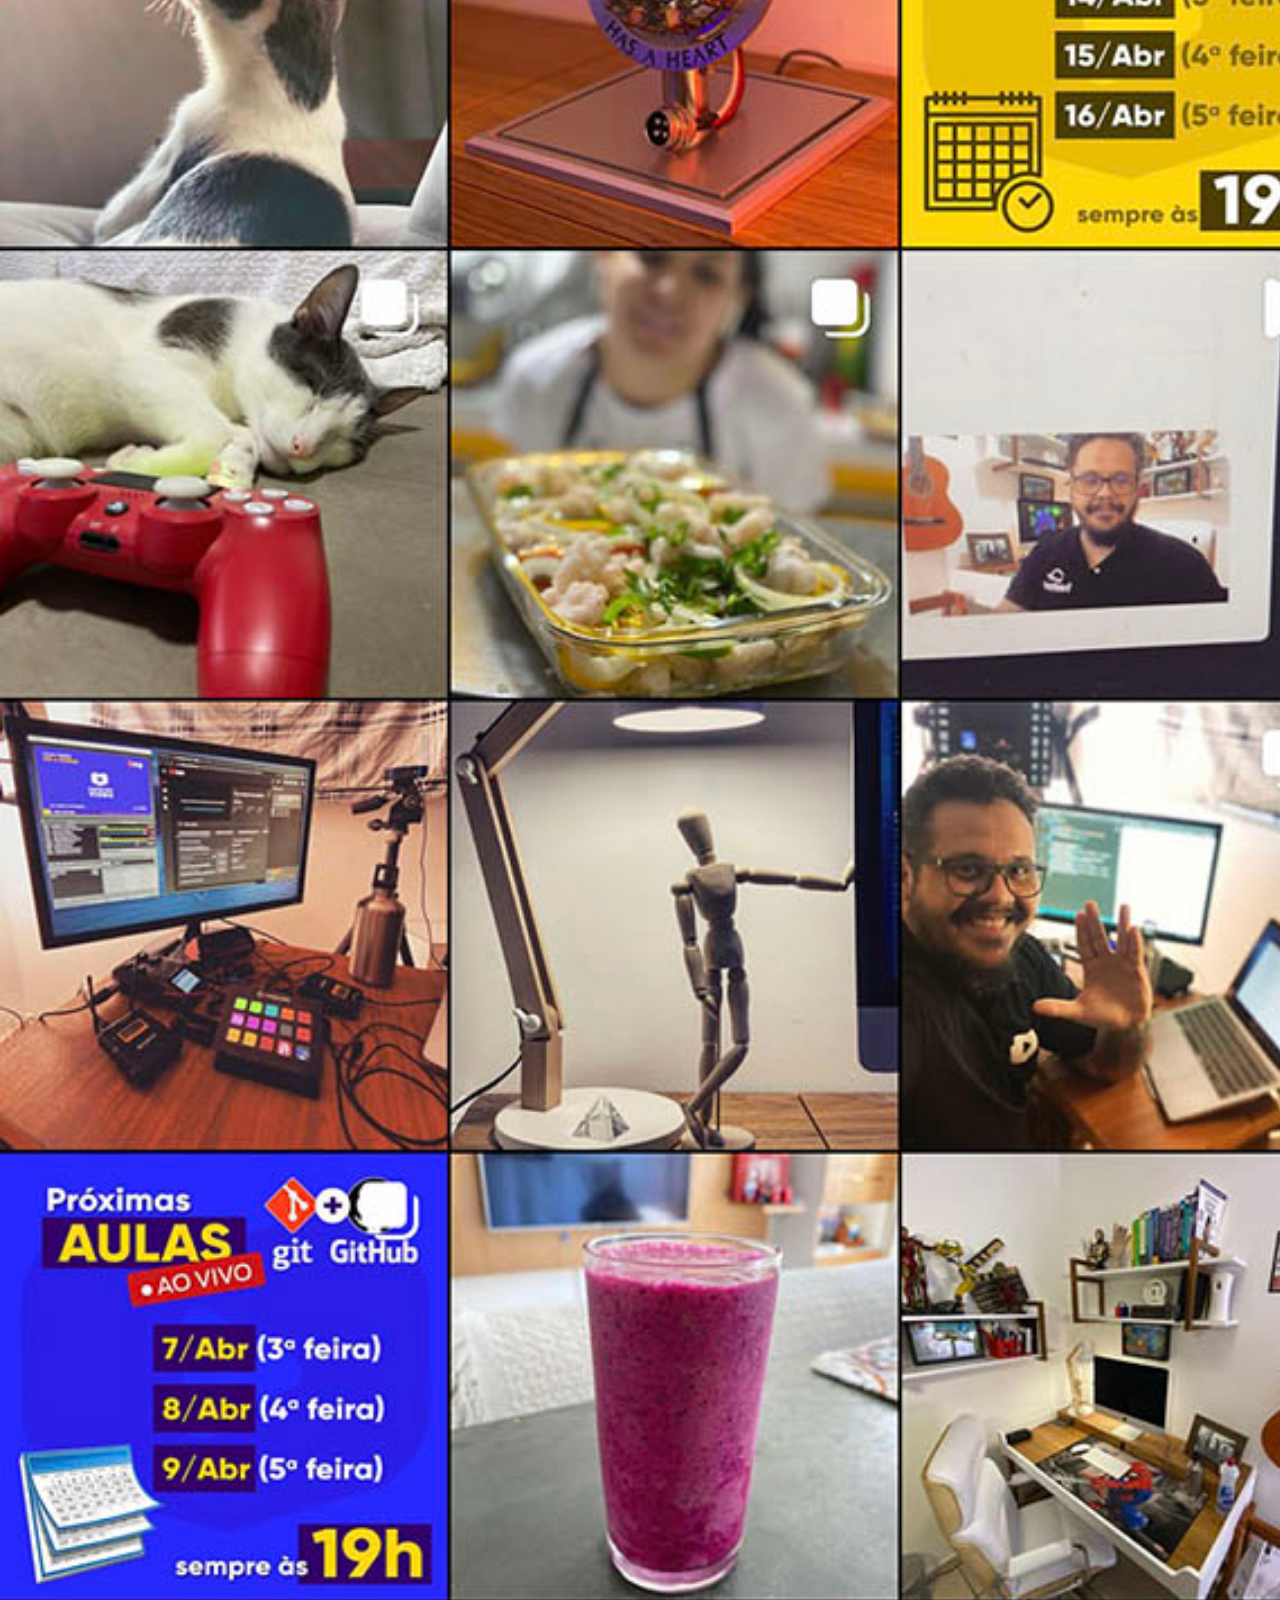
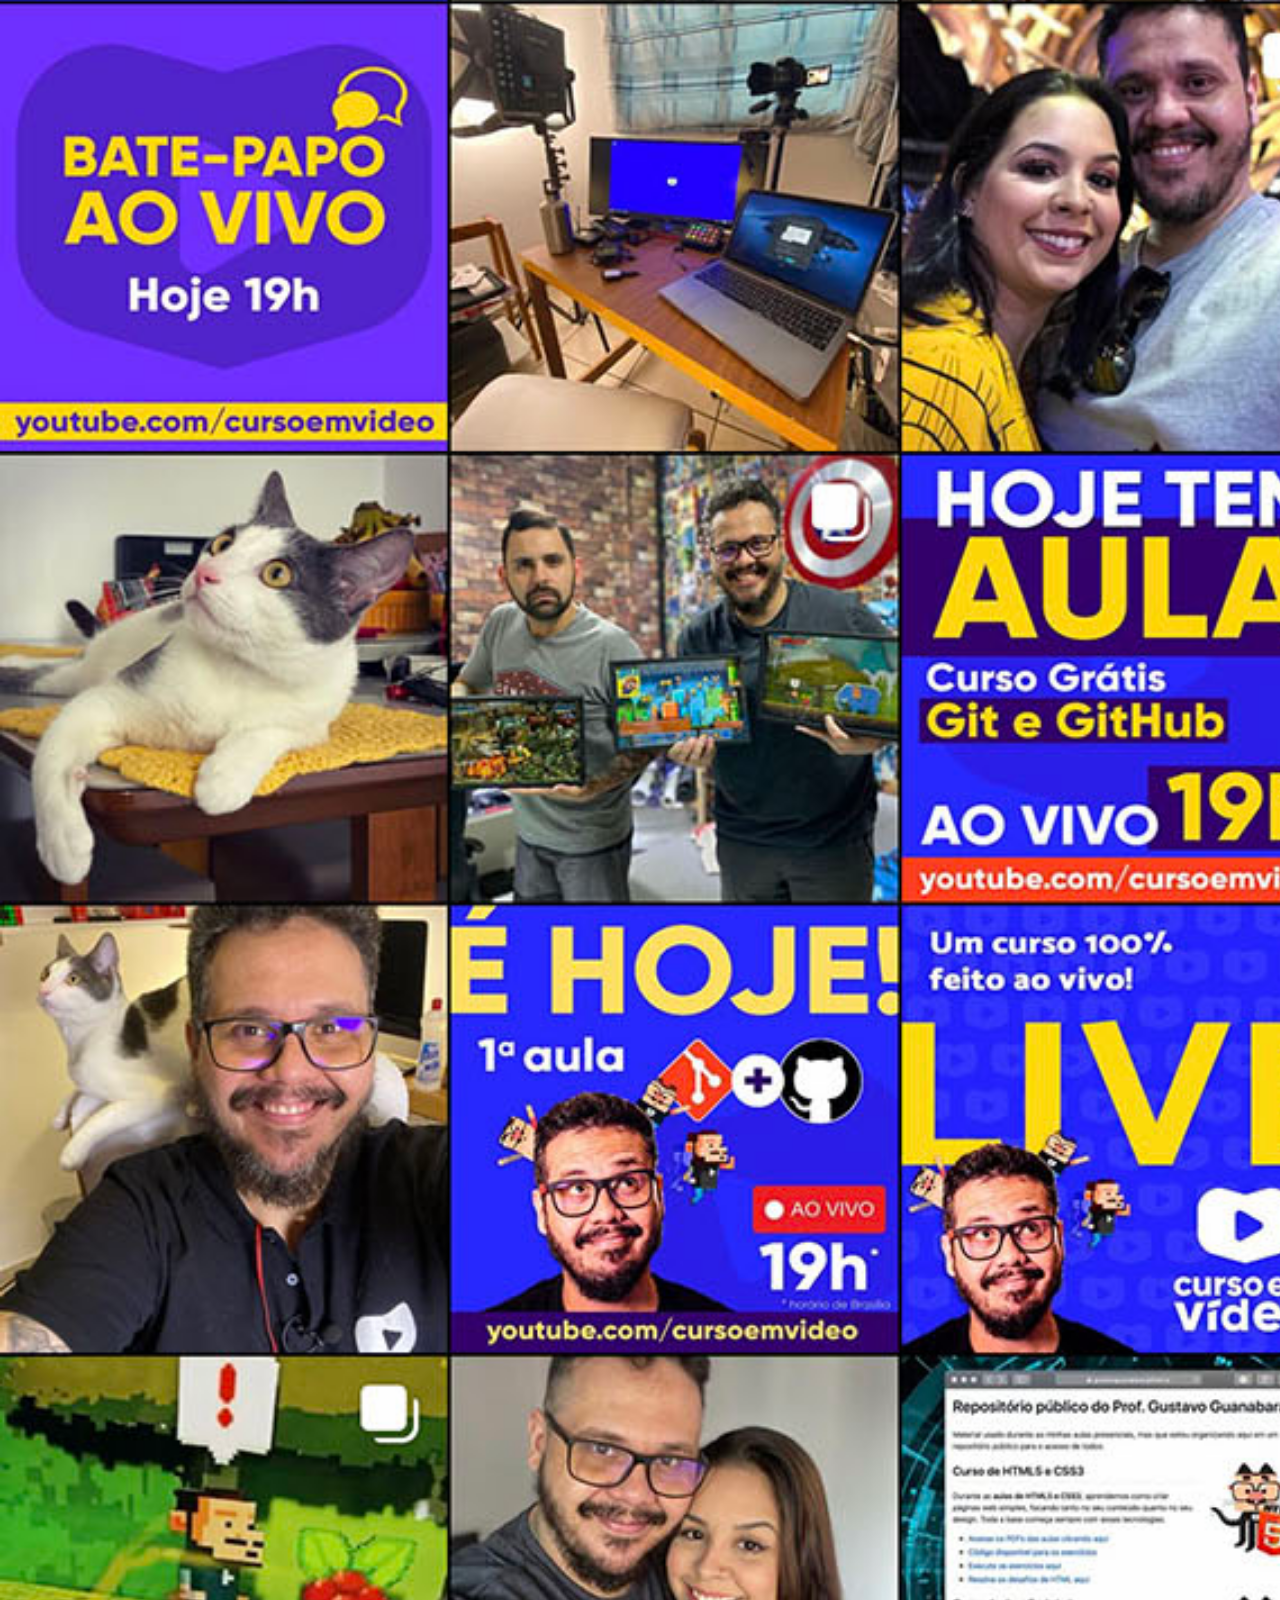
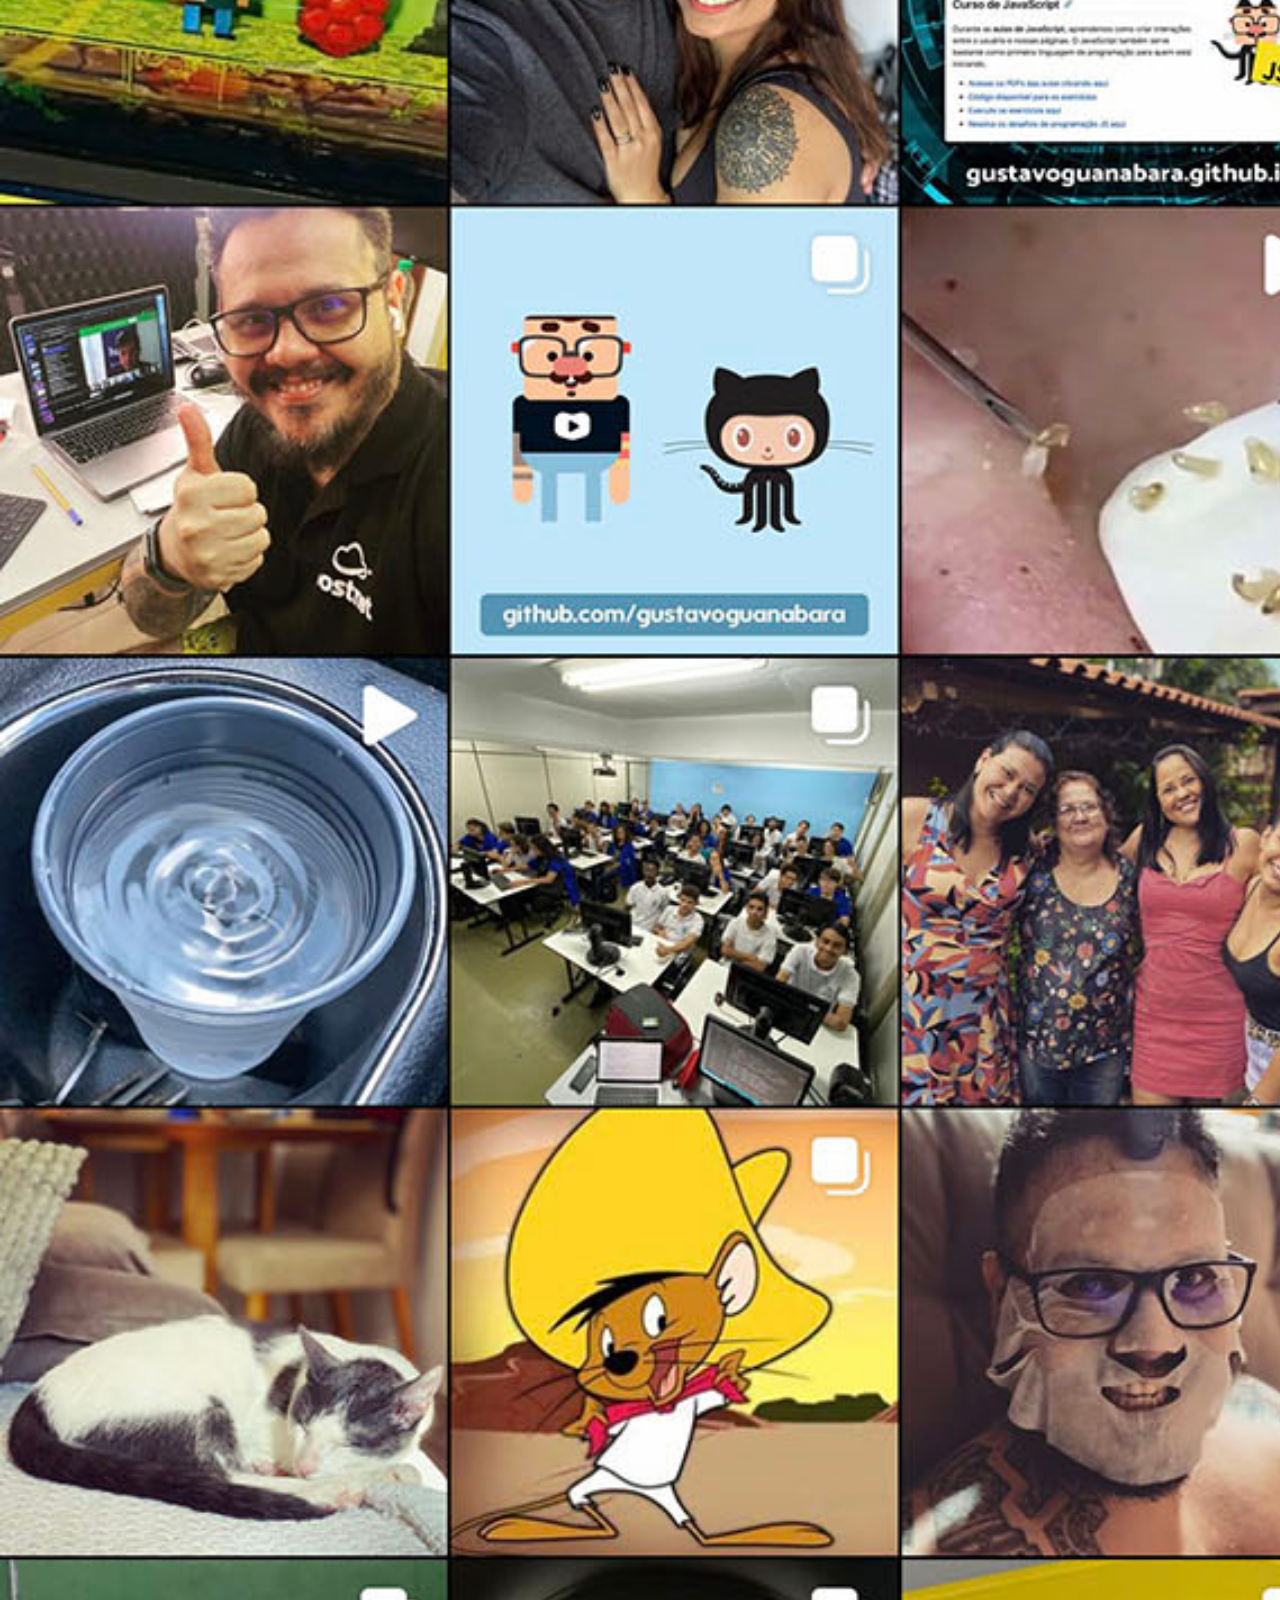
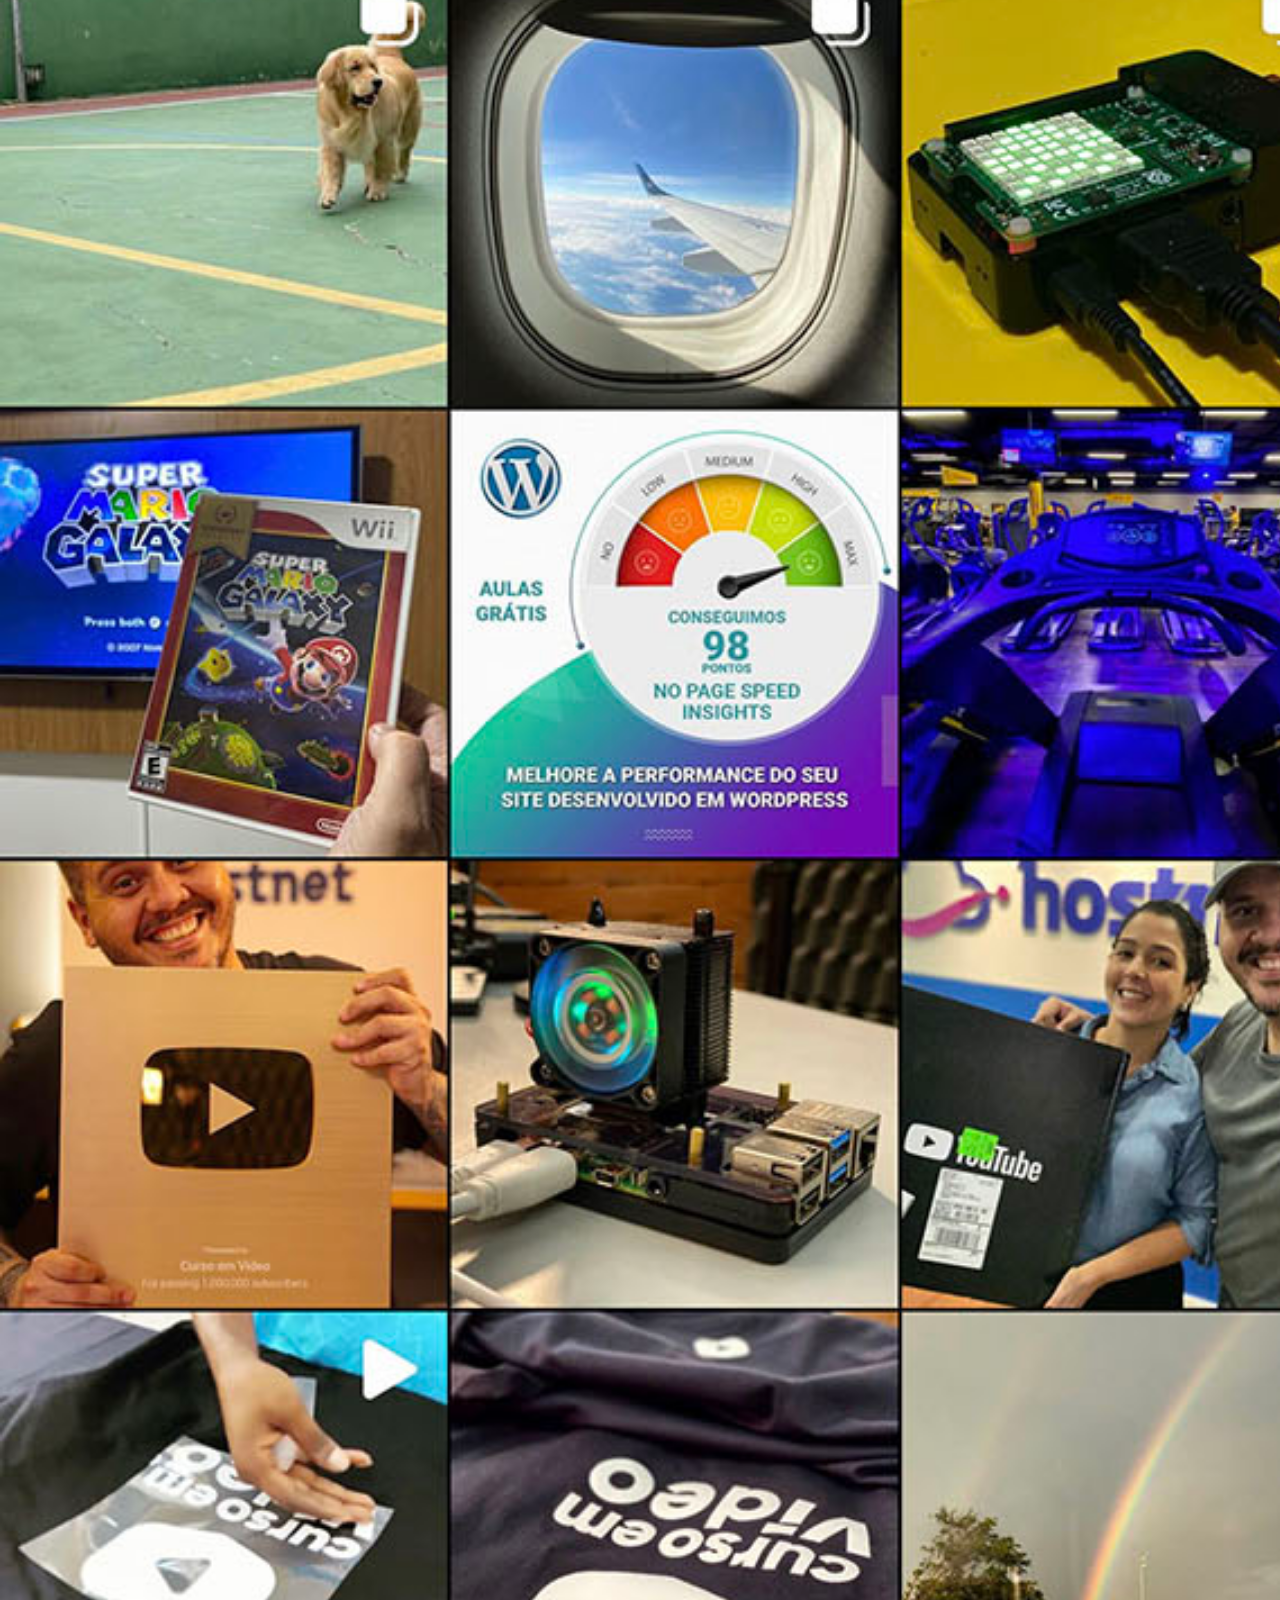
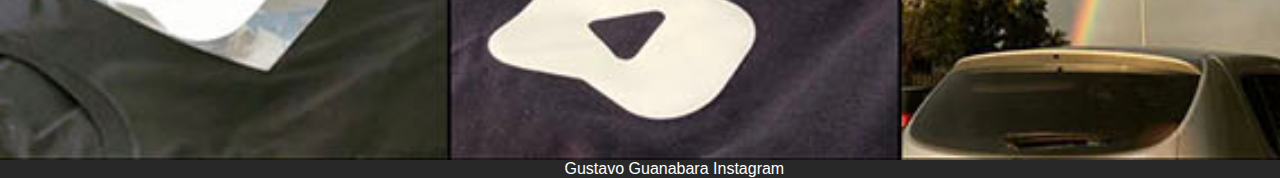
<file: Others_Pages/instagram.html>
<!DOCTYPE html>
<html lang="pt-BR">
<head>
    <meta charset="UTF-8">
    <meta name="viewport" content="width=device-width, initial-scale=1.0">
    <title>Document</title>
    <style>
        body {
            font-family: Arial, Helvetica, sans-serif;
        }
        img {
            width: 106.7%;
            /* width: 246px; */
            margin-top: -8px;
            margin-bottom: -20px;
            margin-left: -8px; 
        }
        p {
            font-size: 1em;
            width: 106.7%;
            /* width: 246px; */
            text-align: center;
            background-color: #282828;
            margin-bottom: -10px;
            margin-left: -8px; 
        }
        a {
            color: white;
            text-decoration: none;
        }
        a:hover {
            font-size: 1.1em;
            transition-duration: 600ms;
        }
    </style>
</head>
<body>
    <img src="../imagens/tela-instagram.jpg" alt="tela-youtube.png">
    <p><a href="https://instagram.com/gustavoguanabara/" target="_blank" rel="external">Gustavo Guanabara Instagram</a></p>
</body>
</html>
</file>
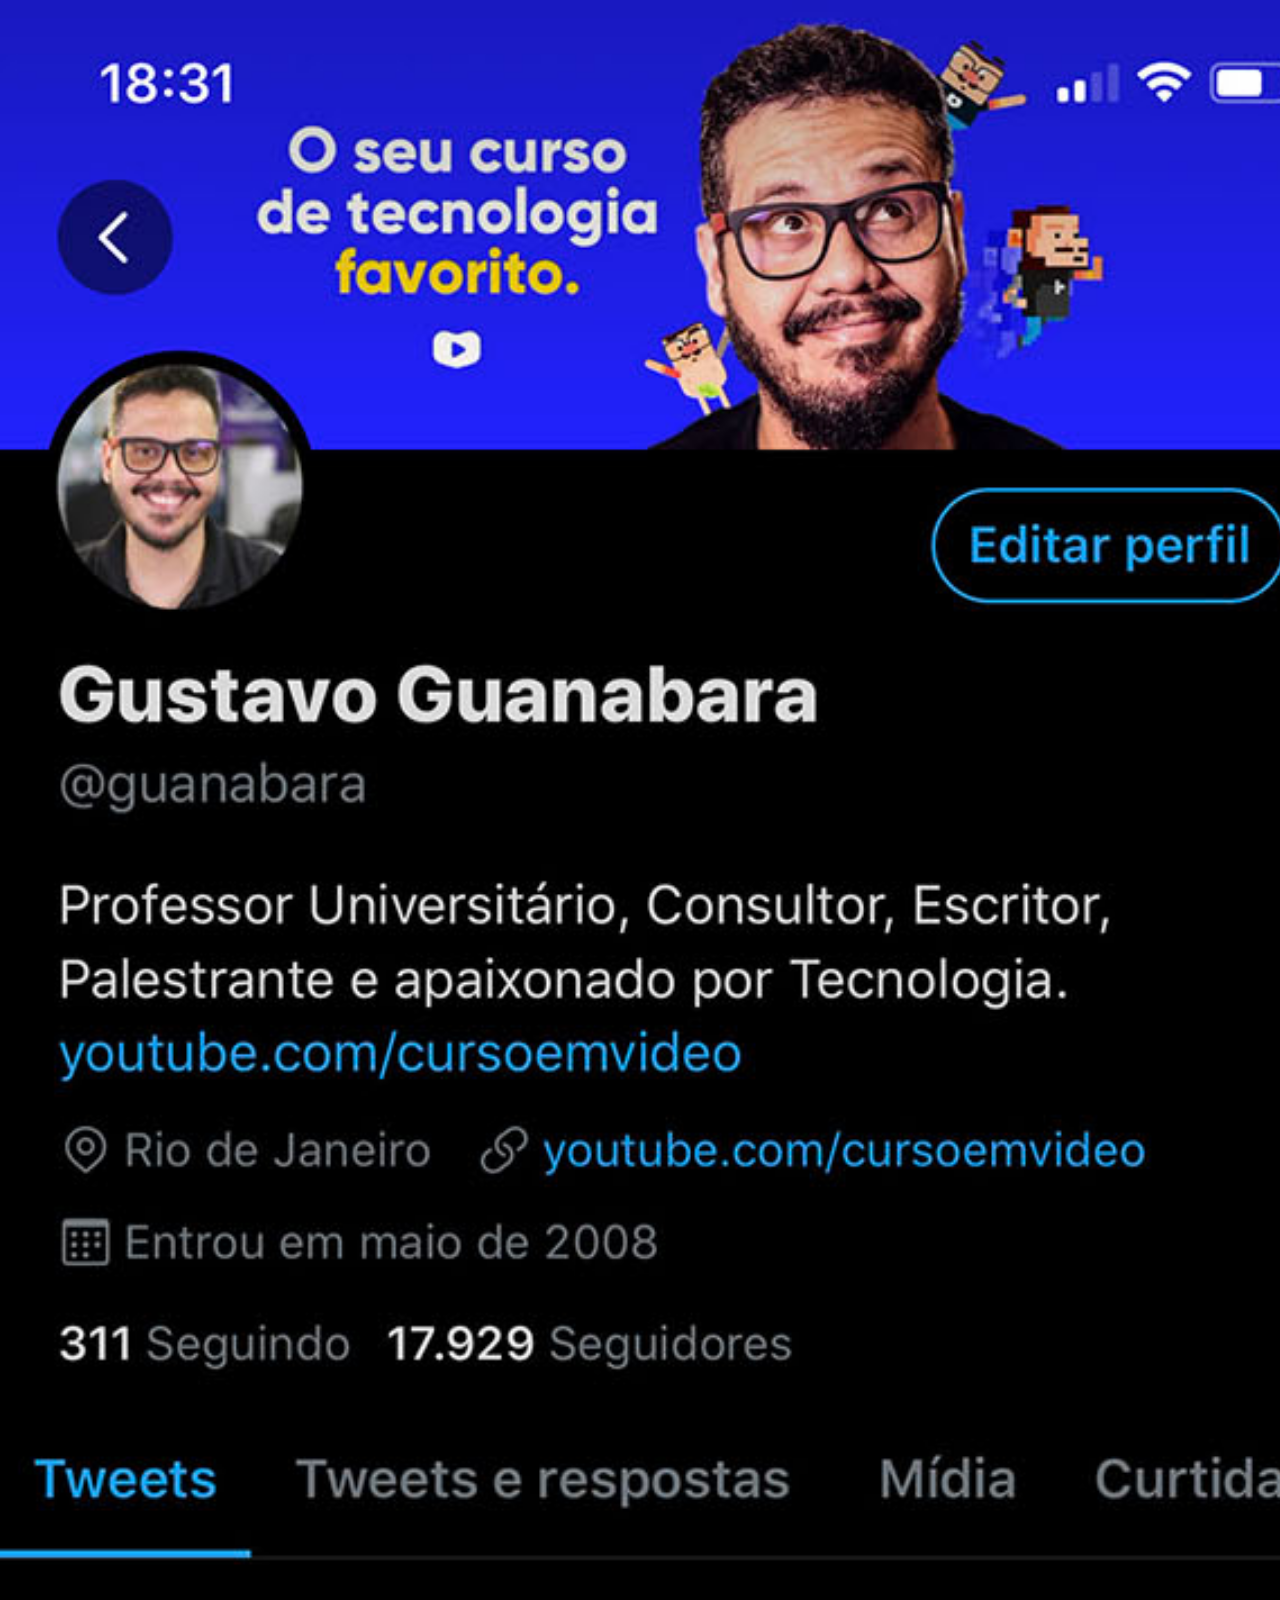
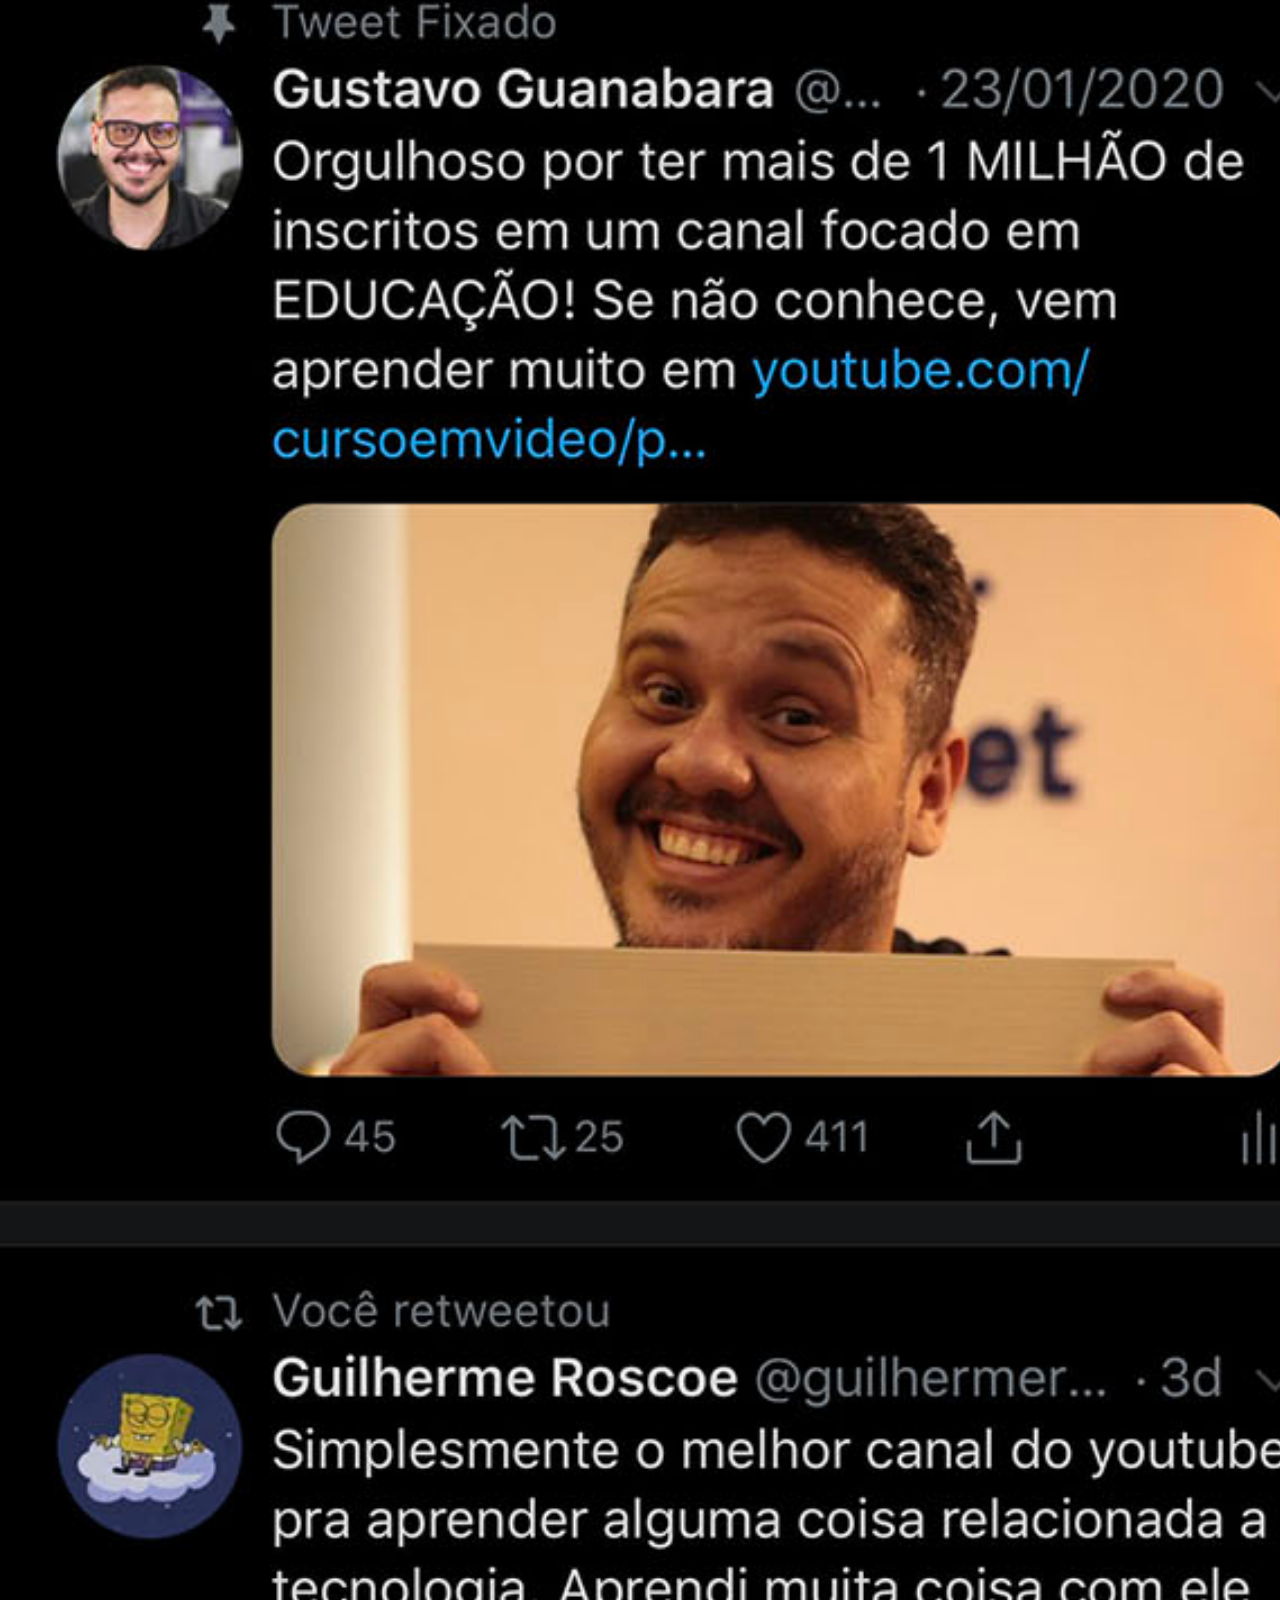
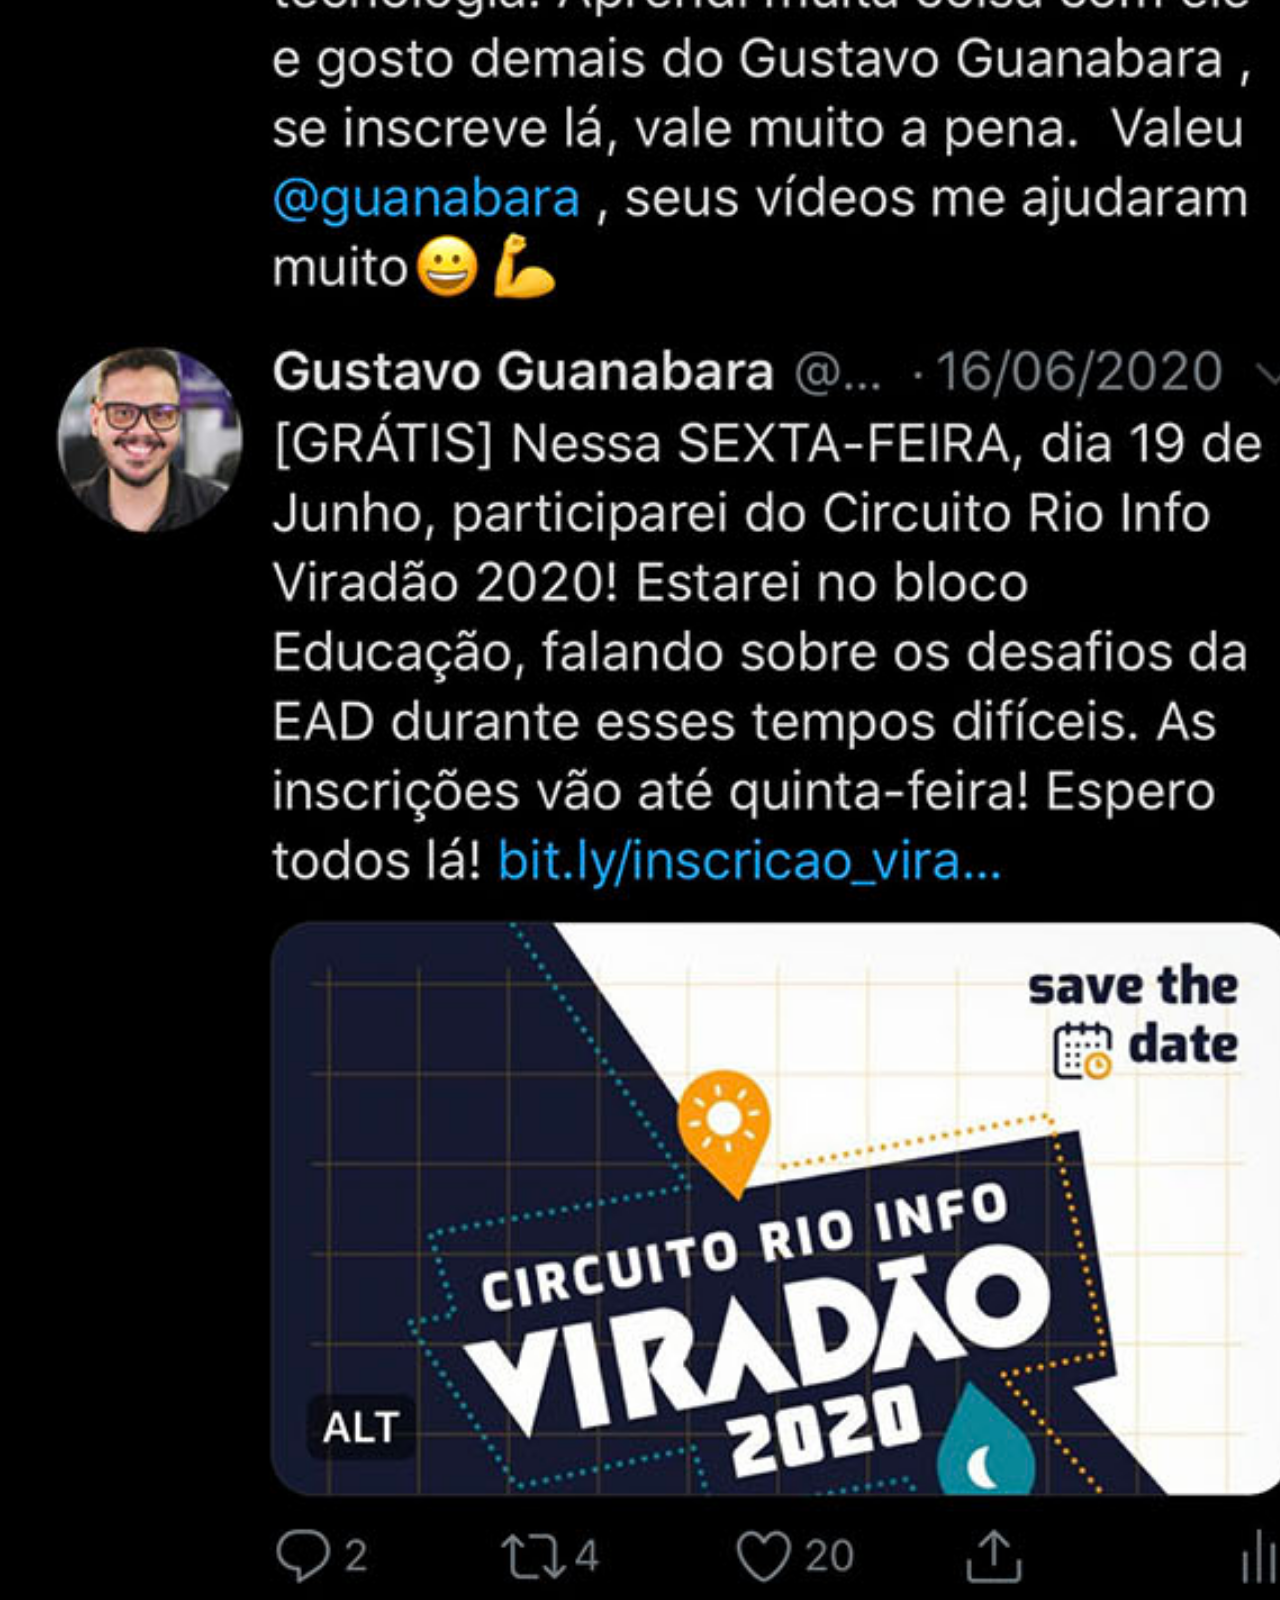
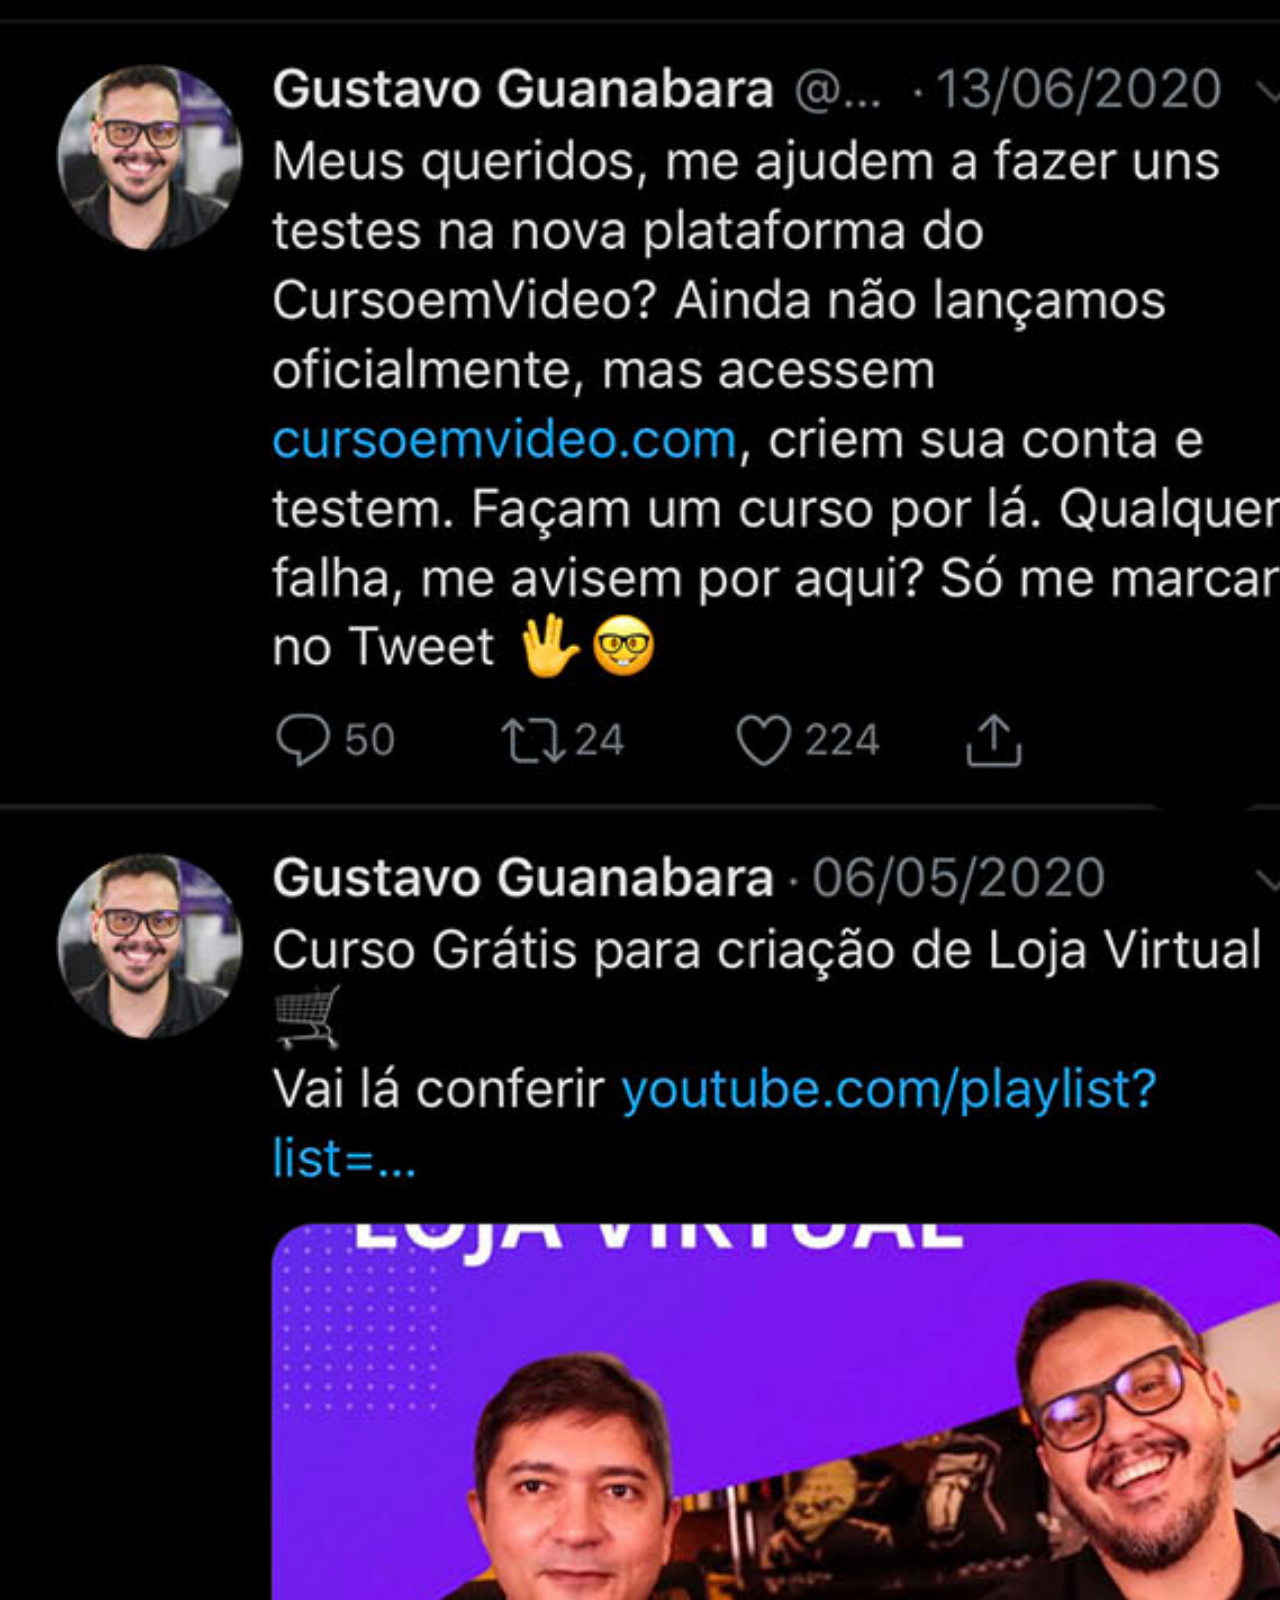
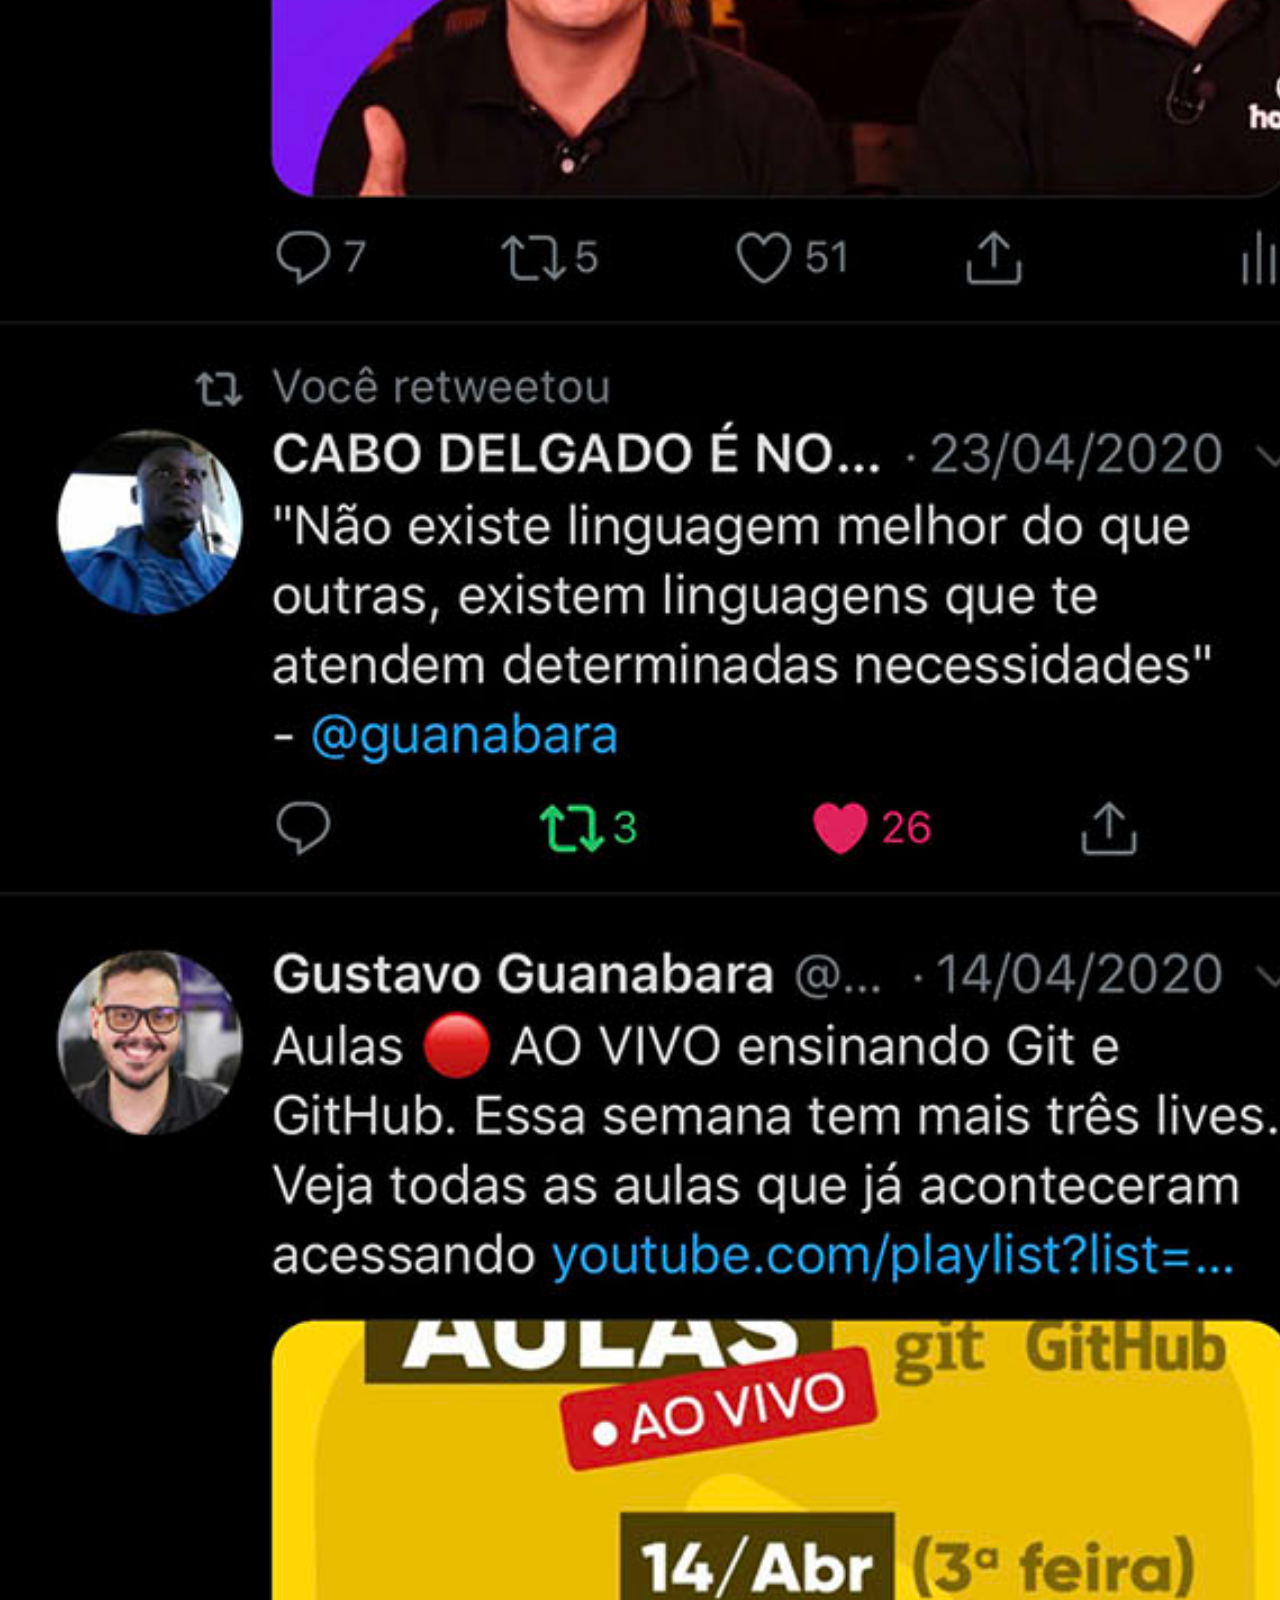
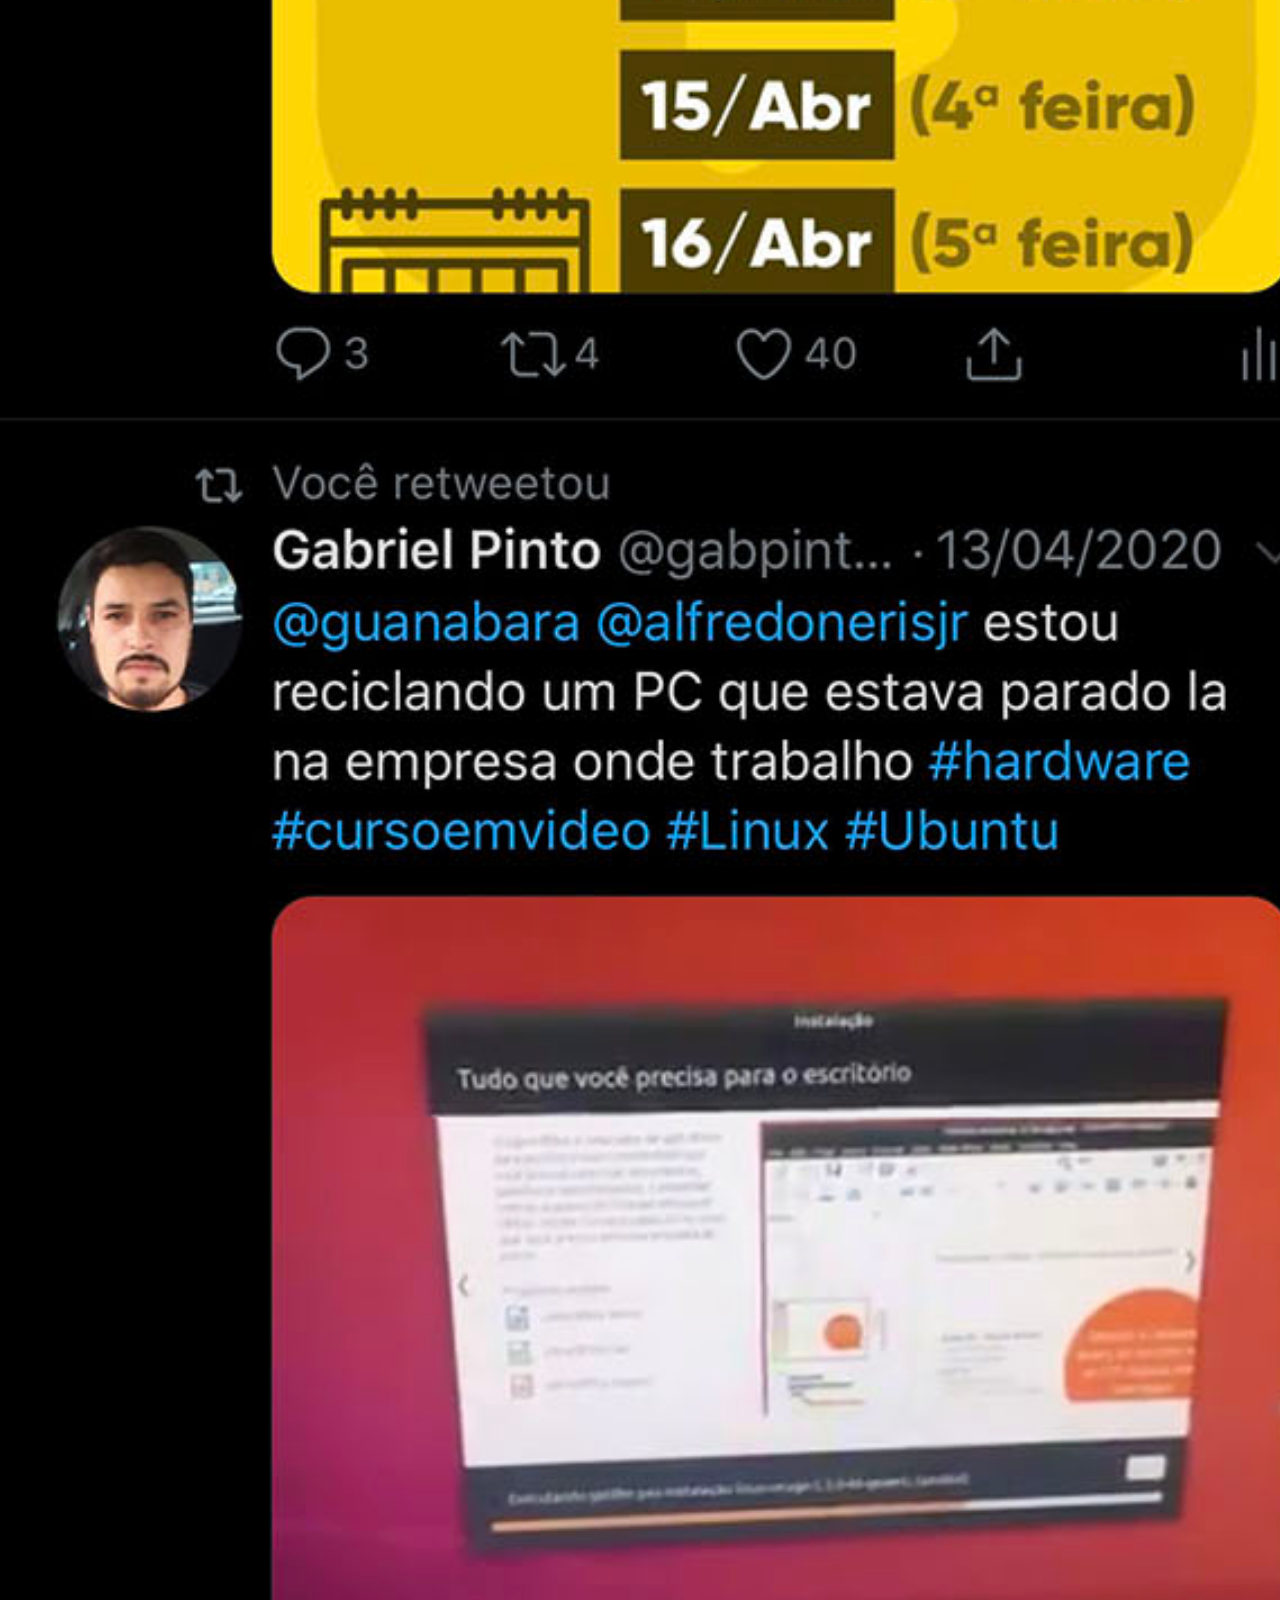
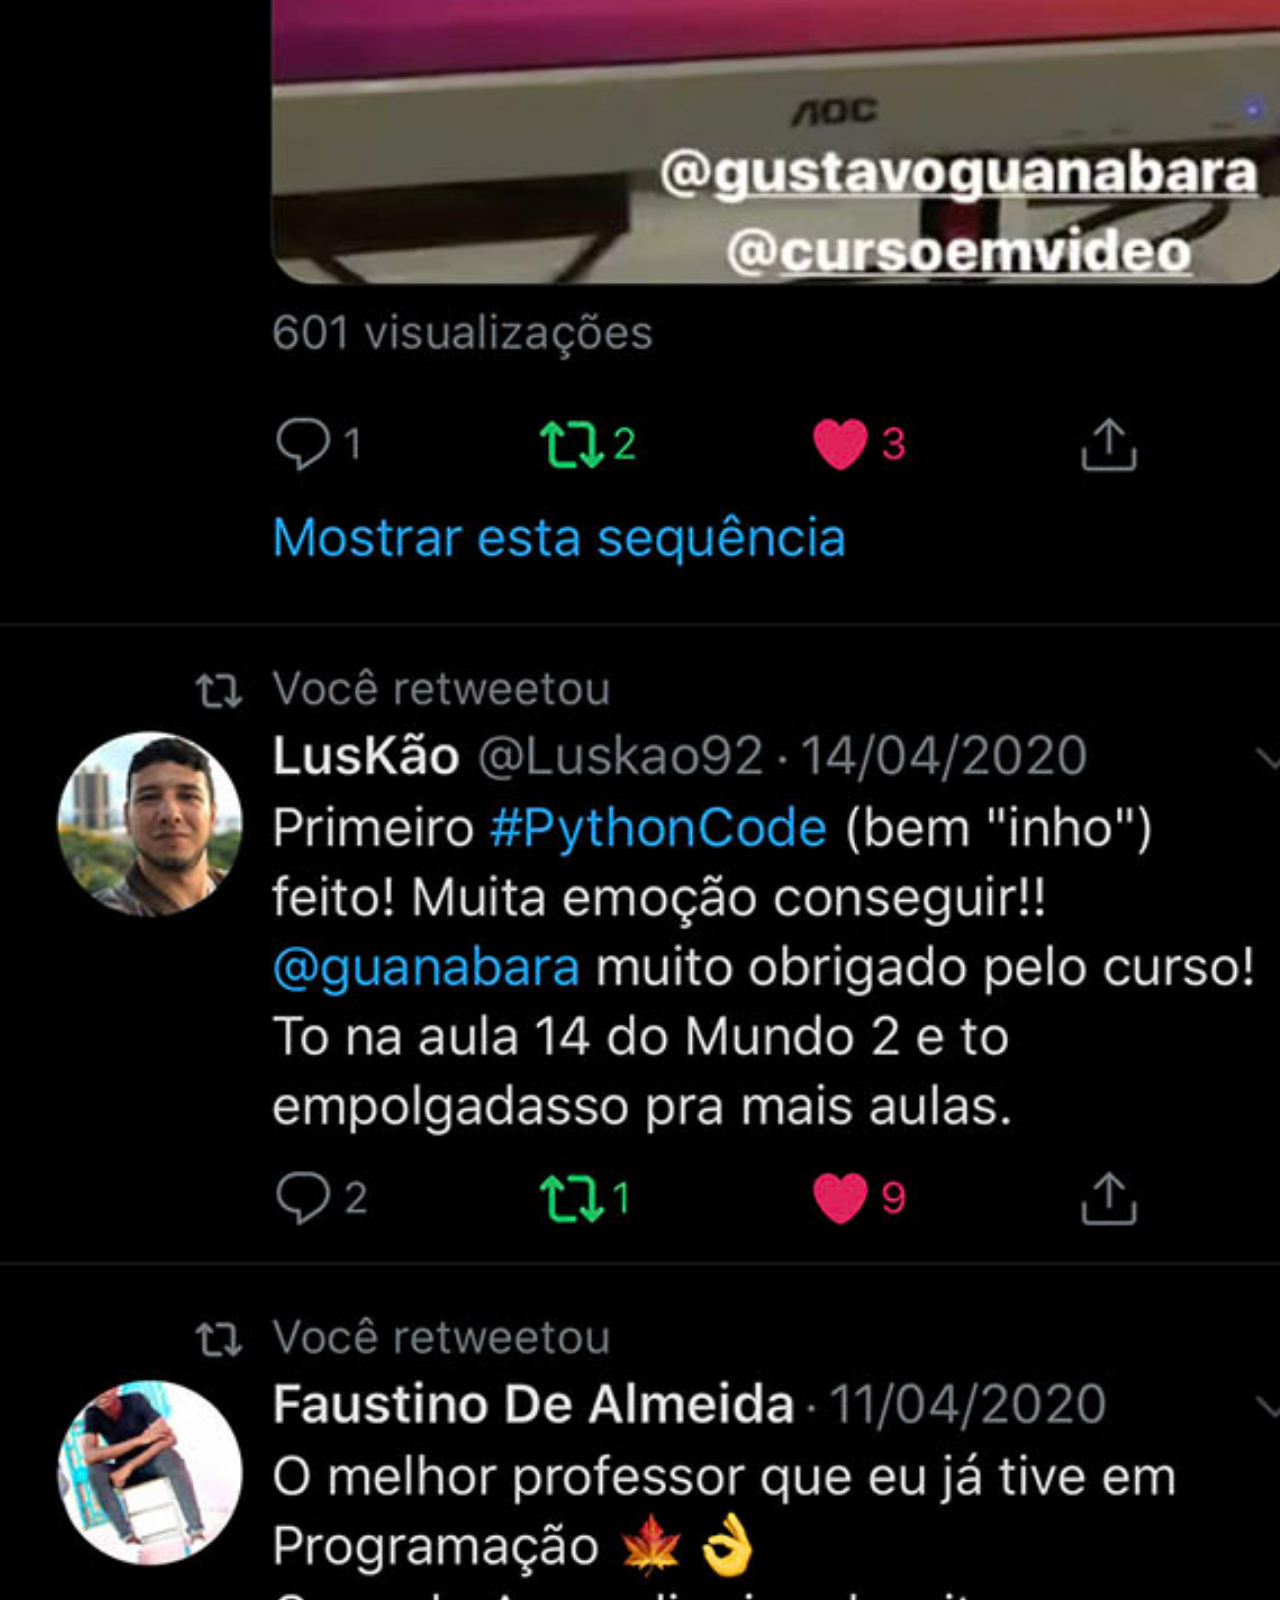
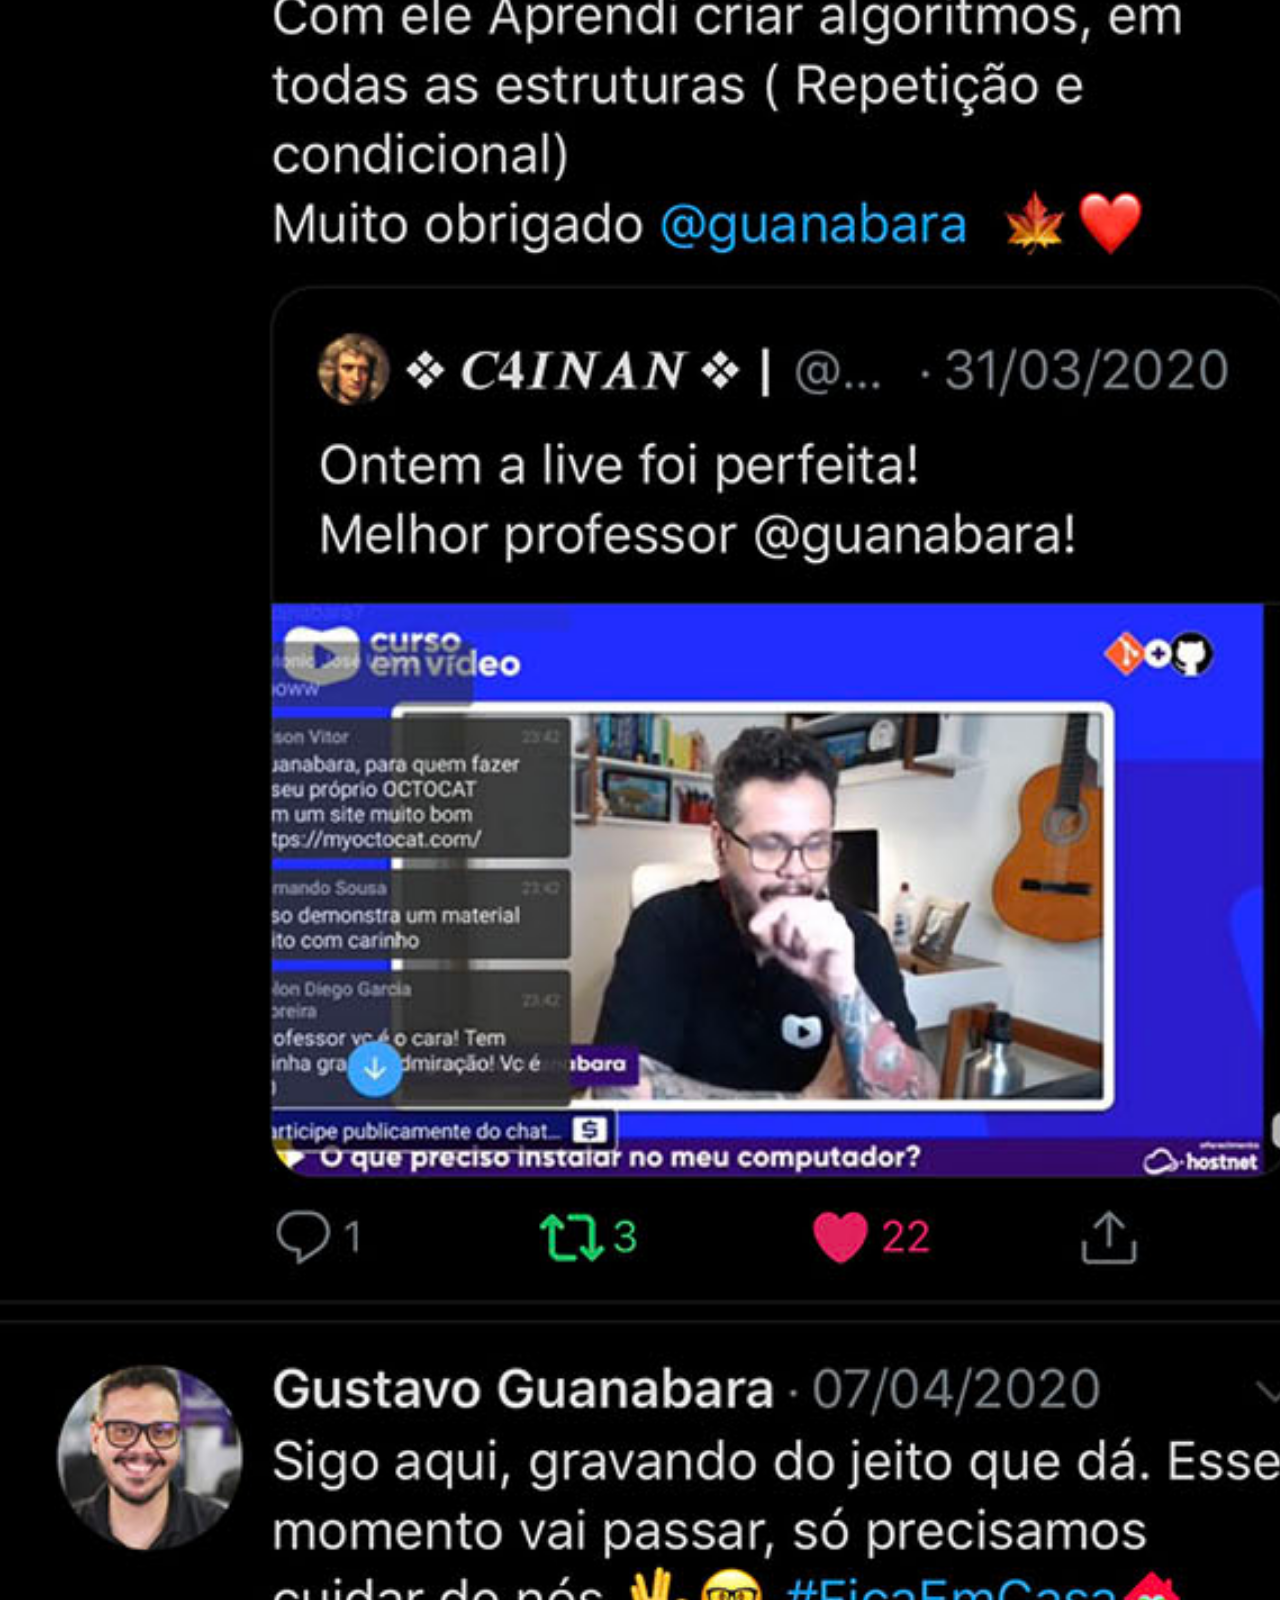
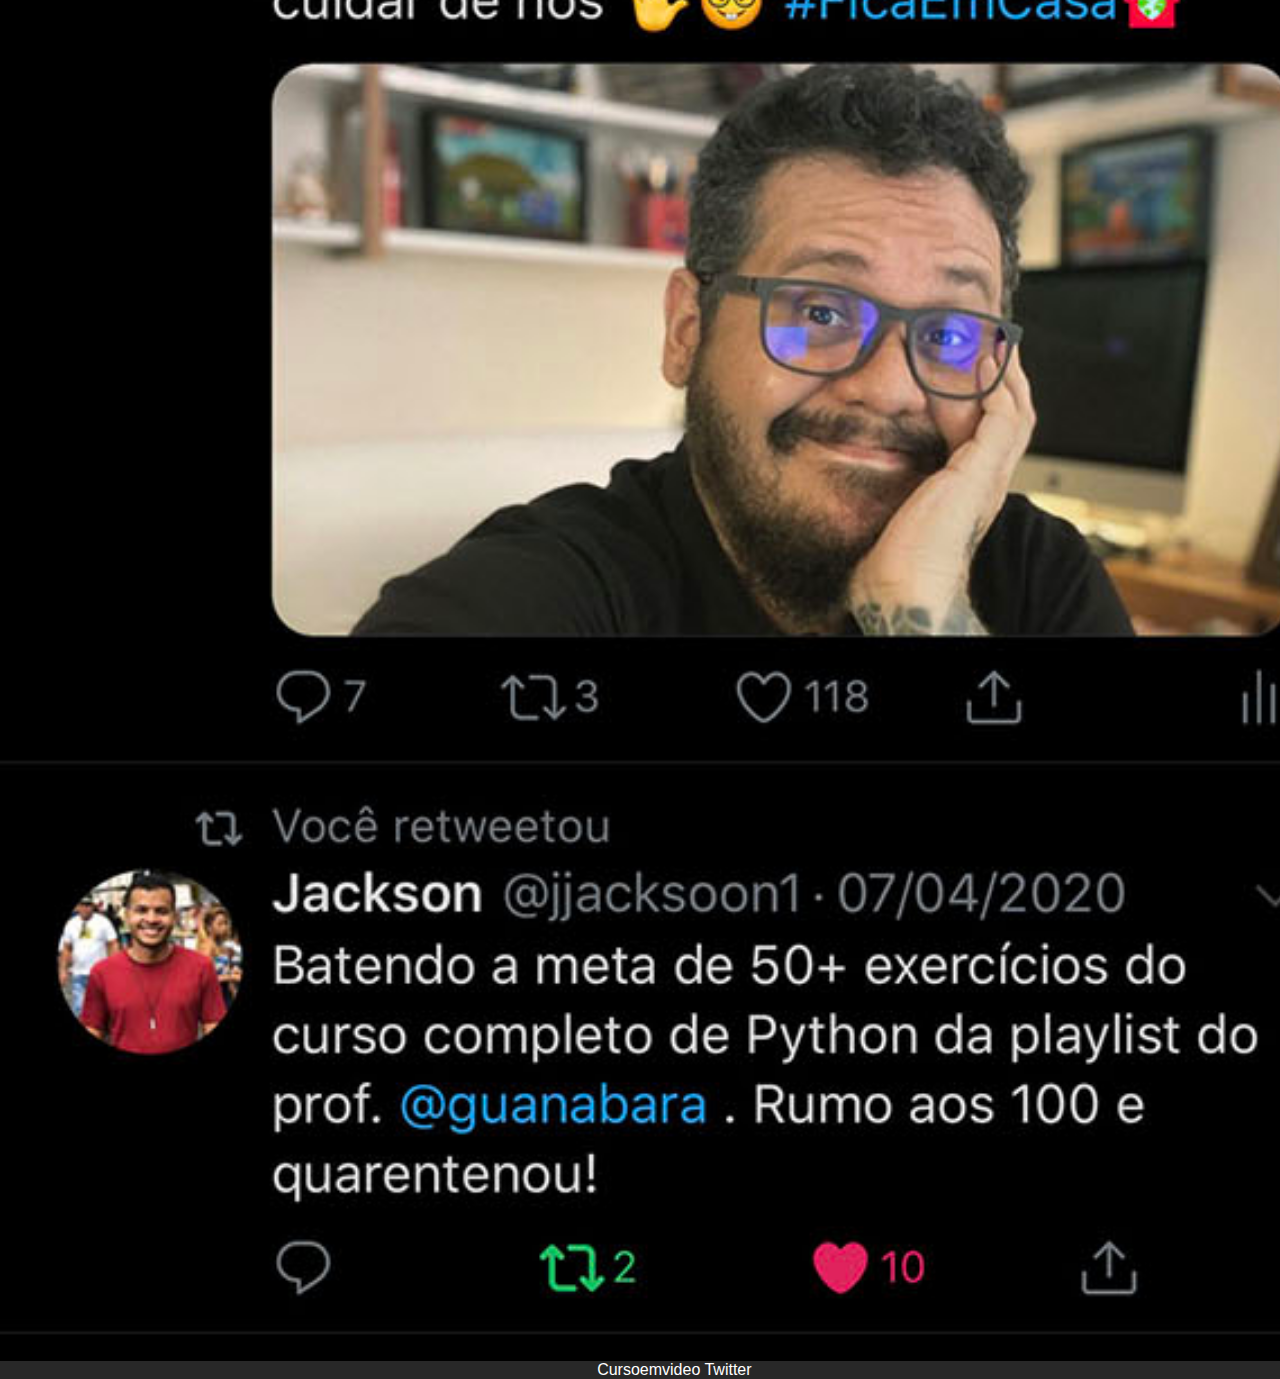
<file: Others_Pages/twitter.html>
<!DOCTYPE html>
<html lang="pt-BR">
<head>
    <meta charset="UTF-8">
    <meta name="viewport" content="width=device-width, initial-scale=1.0">
    <title>Document</title>
    <style>
        body {
            font-family: Arial, Helvetica, sans-serif;
        }
        img {
            width: 106.7%;
            /* width: 246px; */
            margin-top: -8px;
            margin-bottom: -20px;
            margin-left: -8px; 
        }
        p {
            font-size: 1em;
            width: 106.7%;
            /* width: 246px; */
            text-align: center;
            background-color: #282828;
            margin-bottom: -10px;
            margin-left: -8px; 
        }
        a {
            color: white;
            text-decoration: none;
        }
        a:hover {
            font-size: 1.1em;
            transition-duration: 600ms;
        }
    </style>
</head>
<body>
    <img src="../imagens/tela-twitter.jpg" alt="tela-youtube.png">
    <p><a href="https://twitter.com/cursoemvideo/" target="_blank" rel="external">Cursoemvideo Twitter</a></p>
</body>
</html>
</file>
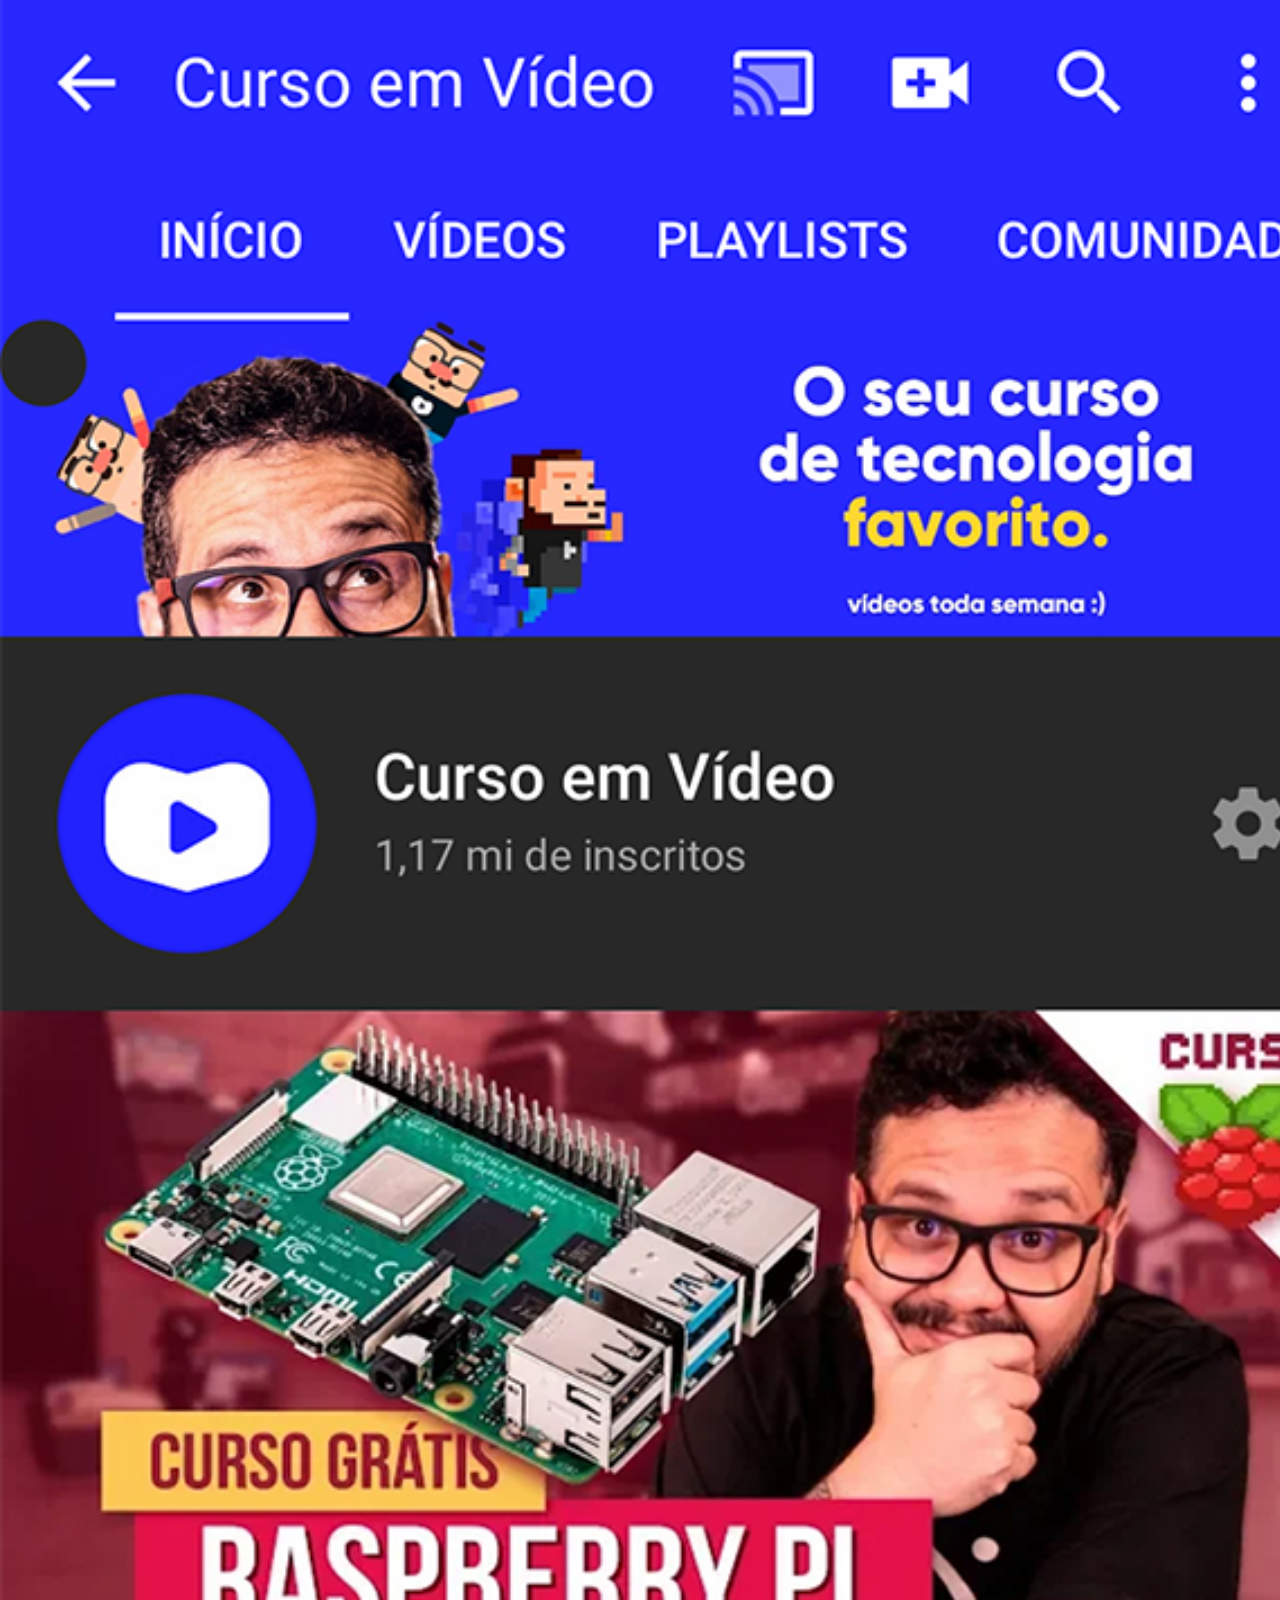
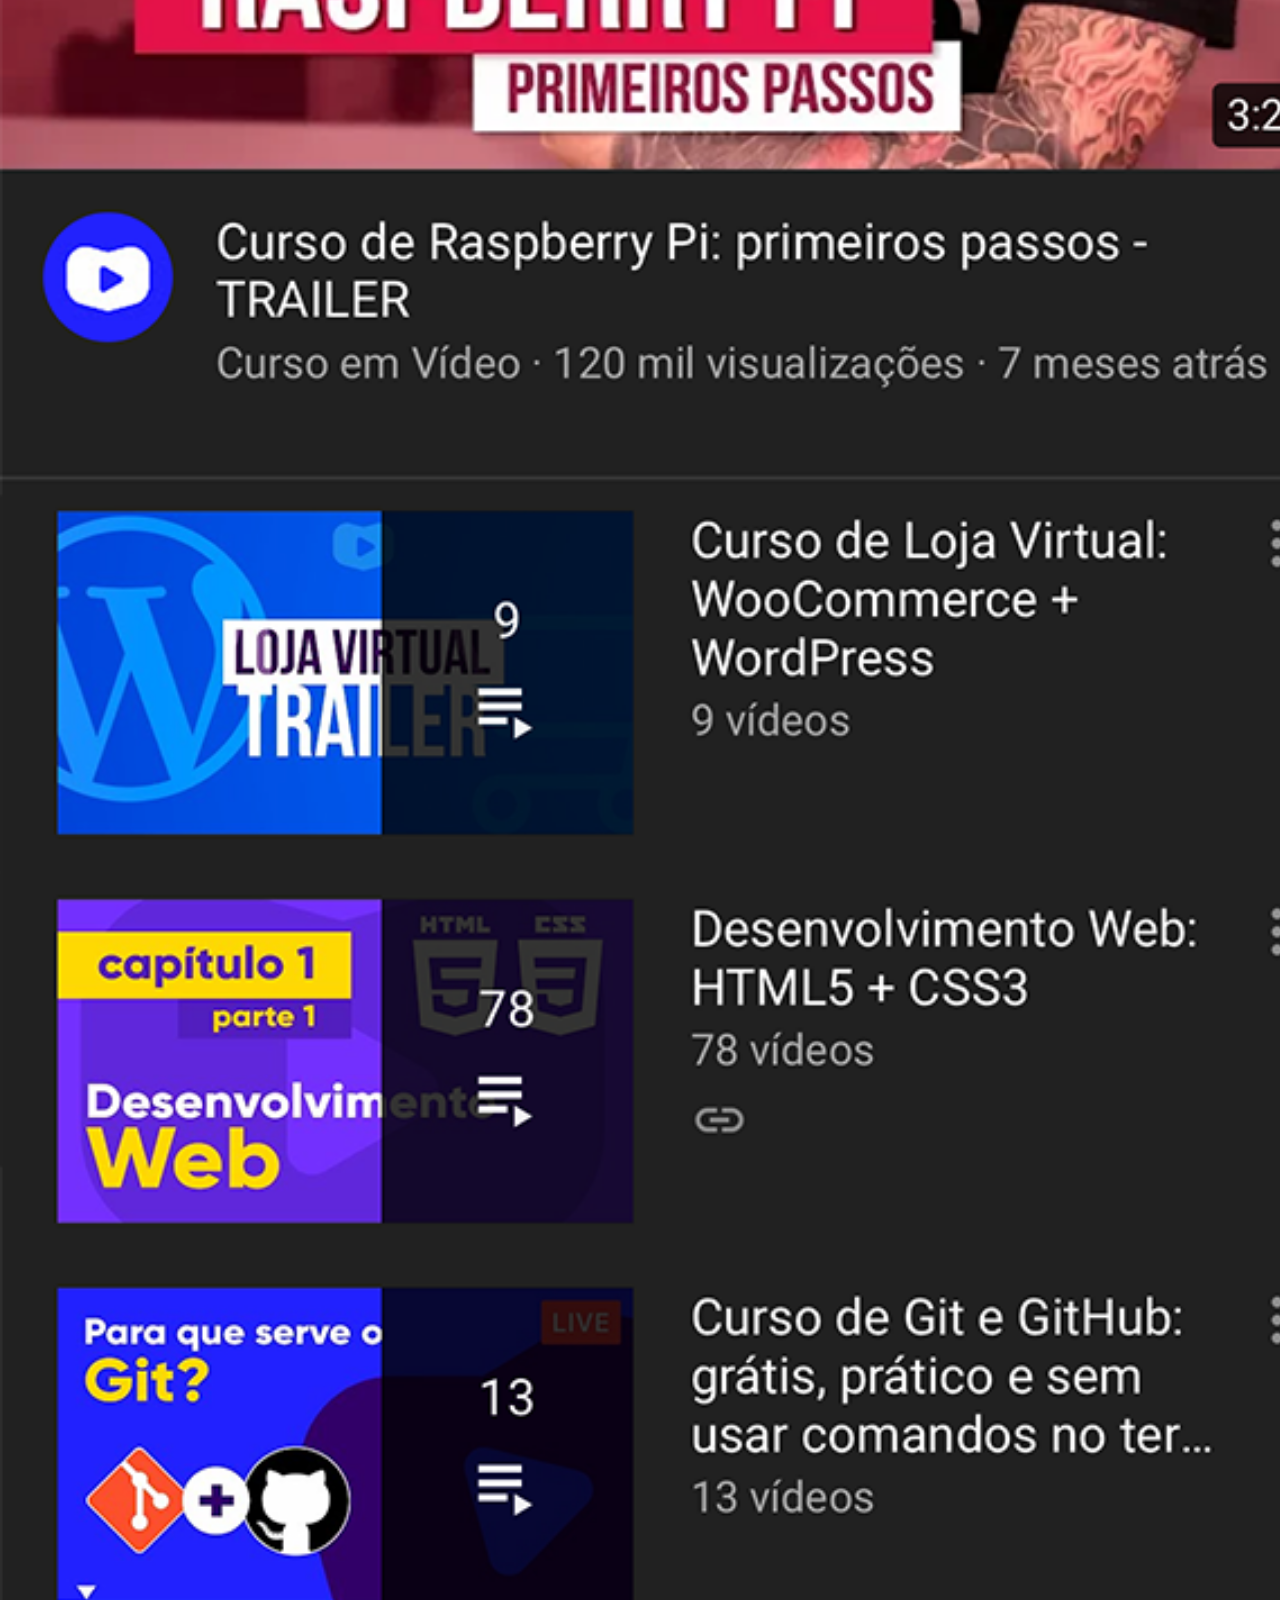
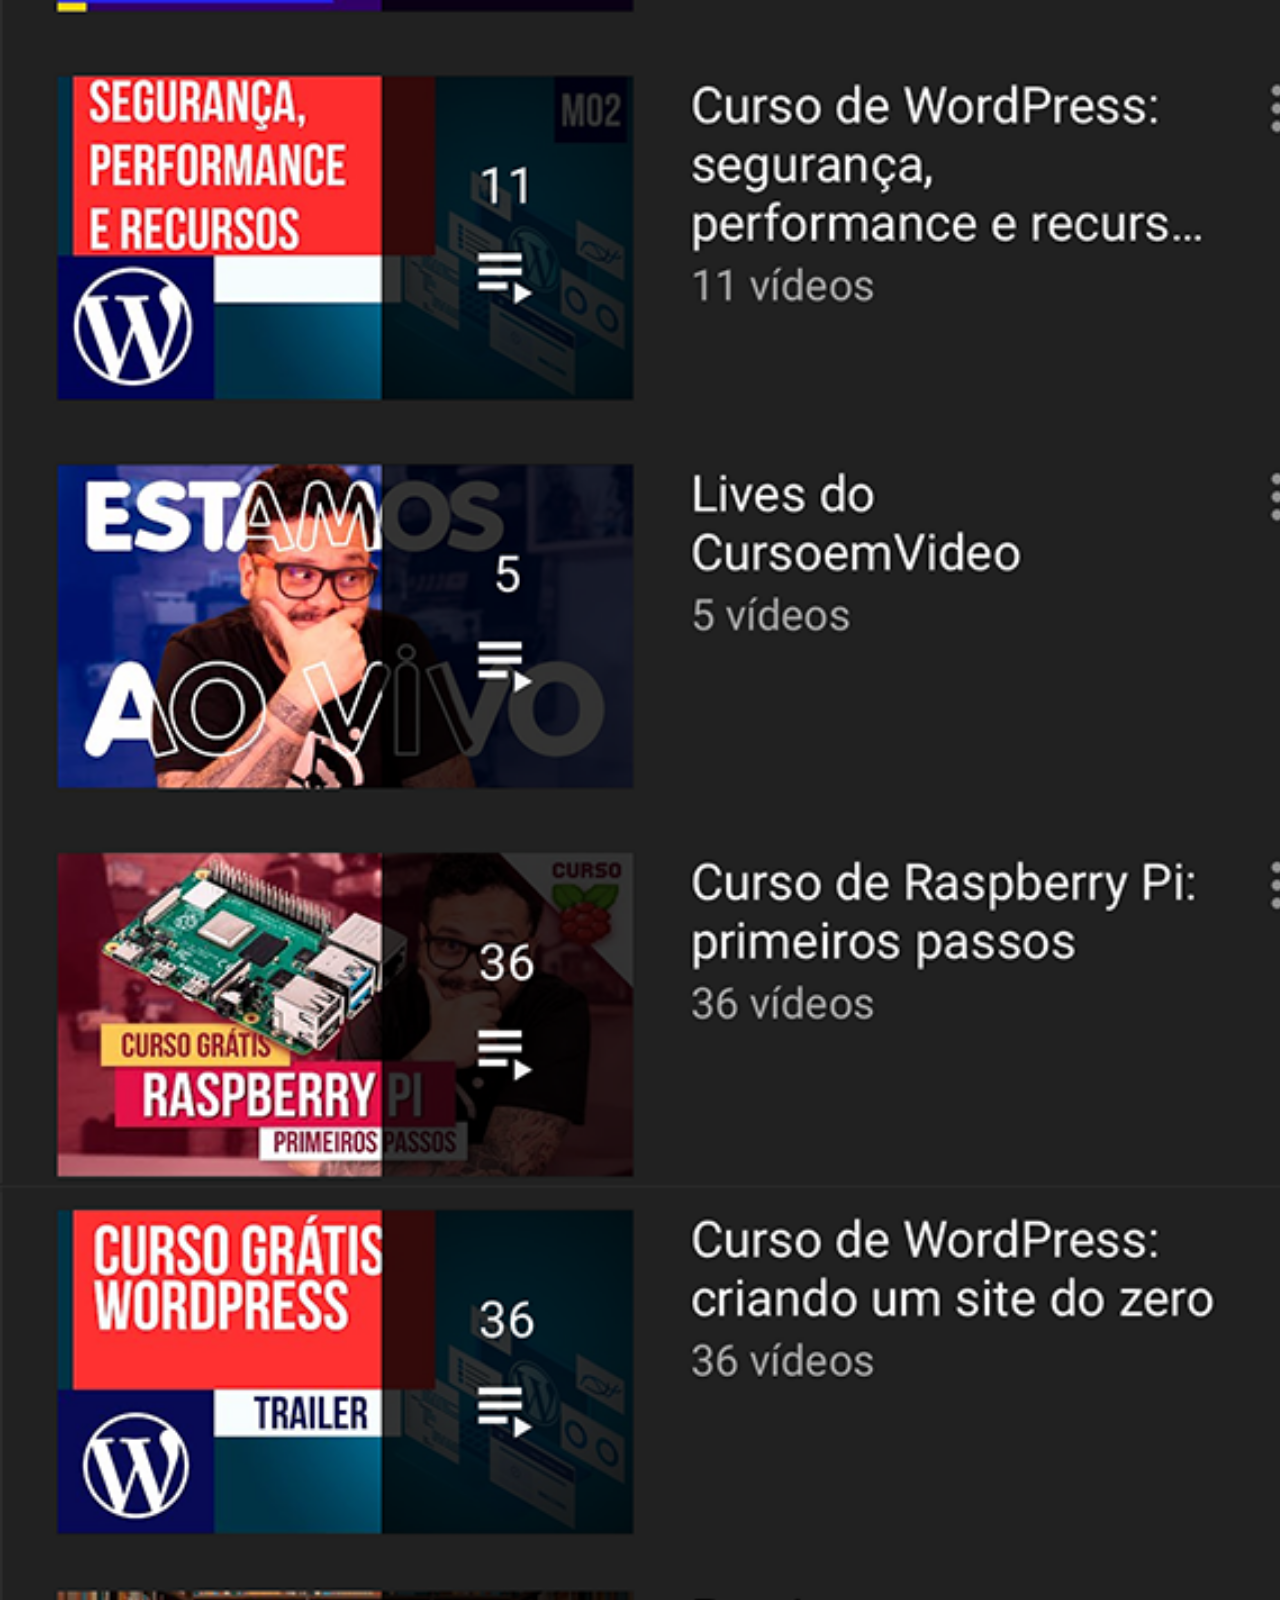
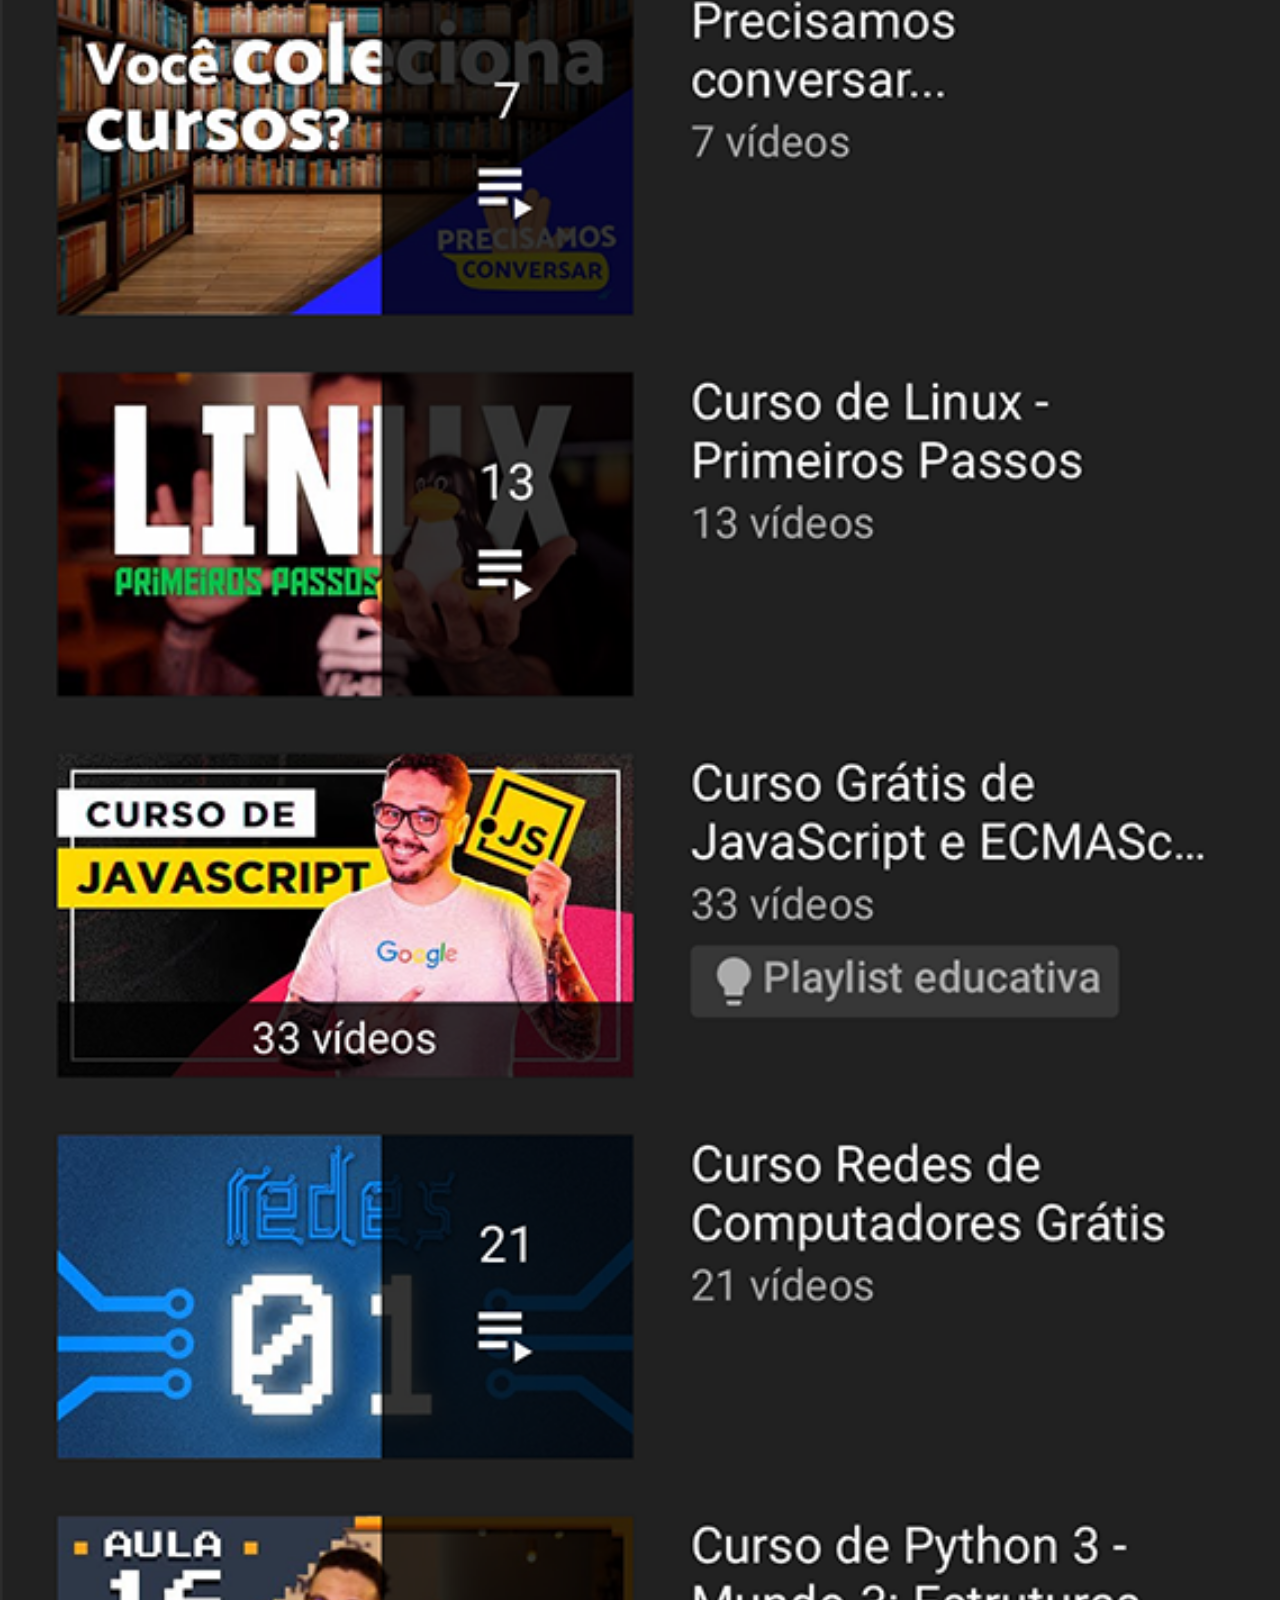
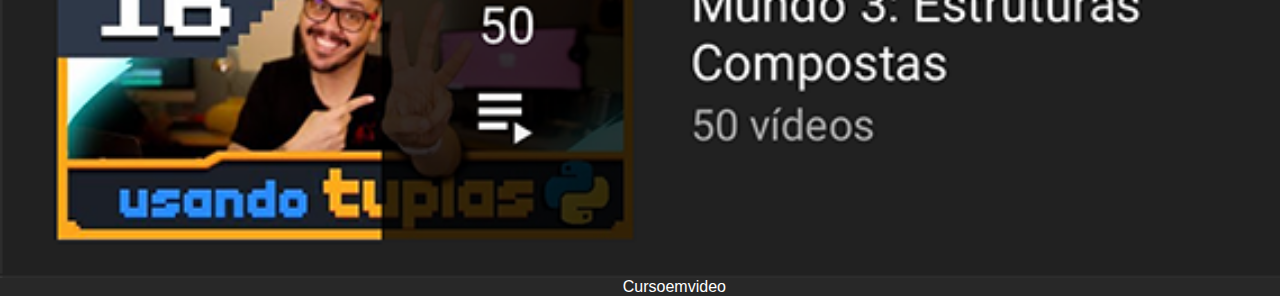
<file: Others_Pages/youtube.html>
<!DOCTYPE html>
<html lang="pt-BR">
<head>
    <meta charset="UTF-8">
    <meta name="viewport" content="width=device-width, initial-scale=1.0">
    <title>Youtube</title>
    <style>
        body {
            font-family: Arial, Helvetica, sans-serif;
        }
        img {
            width: 106.7%;
            /* width: 246px; */
            margin-top: -8px;
            margin-bottom: -20px;
            margin-left: -8px; 
        }
        p {
            font-size: 1em;
            width: 106.7%;
            /* width: 246px; */
            text-align: center;
            background-color: #282828;
            margin-bottom: -10px;
            margin-left: -8px; 
        }
        a {
            color: white;
            text-decoration: none;
        }
        a:hover {
            font-size: 1.1em;
            transition-duration: 600ms;
        }
    </style>
</head>
<body>
    <img src="../imagens/tela-youtube.png" alt="tela-youtube.png">
    <p><a href="https://youtube.com/cursoemvideo" target="_blank" rel="external">Cursoemvideo</a></p>
</body>
</html>
</file>
<file: style/style.css>
@charset "UTF-8";

/* Global configurations */

* {
    margin: 0;
    padding: 0;
}

/* Body configurations */

body {
    width: 100vw;
    height: 100vh;
    background: black url('../imagens/fundo-madeira.jpg') no-repeat center center fixed;
    background-size: cover;
}

/* Main configurations */

main {
    position: relative;
    width: 100vw;
    height: 100vh;
}

/* Section configurations */

section#phone {
    background: transparent url('../imagens/frame-iphone.png') no-repeat center center fixed;
    background-size: cover;
    position: absolute;
    top: 50%;
    left: 50%;
    transform: translate(-50%, -50%);
    height: 627px;
    width: 311px;
}
section#social_medias {
    display: block;
    text-align: right;
}

/* Iframe configurations */

section#phone > iframe {
    /* width: 267px; */
    width: 268px;
    height: 472px;
    margin-top: 80px;
    margin-left: 22px; 
}

/* Image configurations */
 
section#social_medias img {
    width: 50px;
    margin: 15px;
    border-radius: 50%;
    box-shadow: 2px 2px 5px rgba(0, 0, 0, 0.479);
    box-sizing: border-box;
}
section#social_medias img:hover {
    transform: translate(-20%);
    box-shadow: 1px 1px 10px rgba(20, 4, 110, 0.678);
    transition-duration: 600ms;
}
</file>
